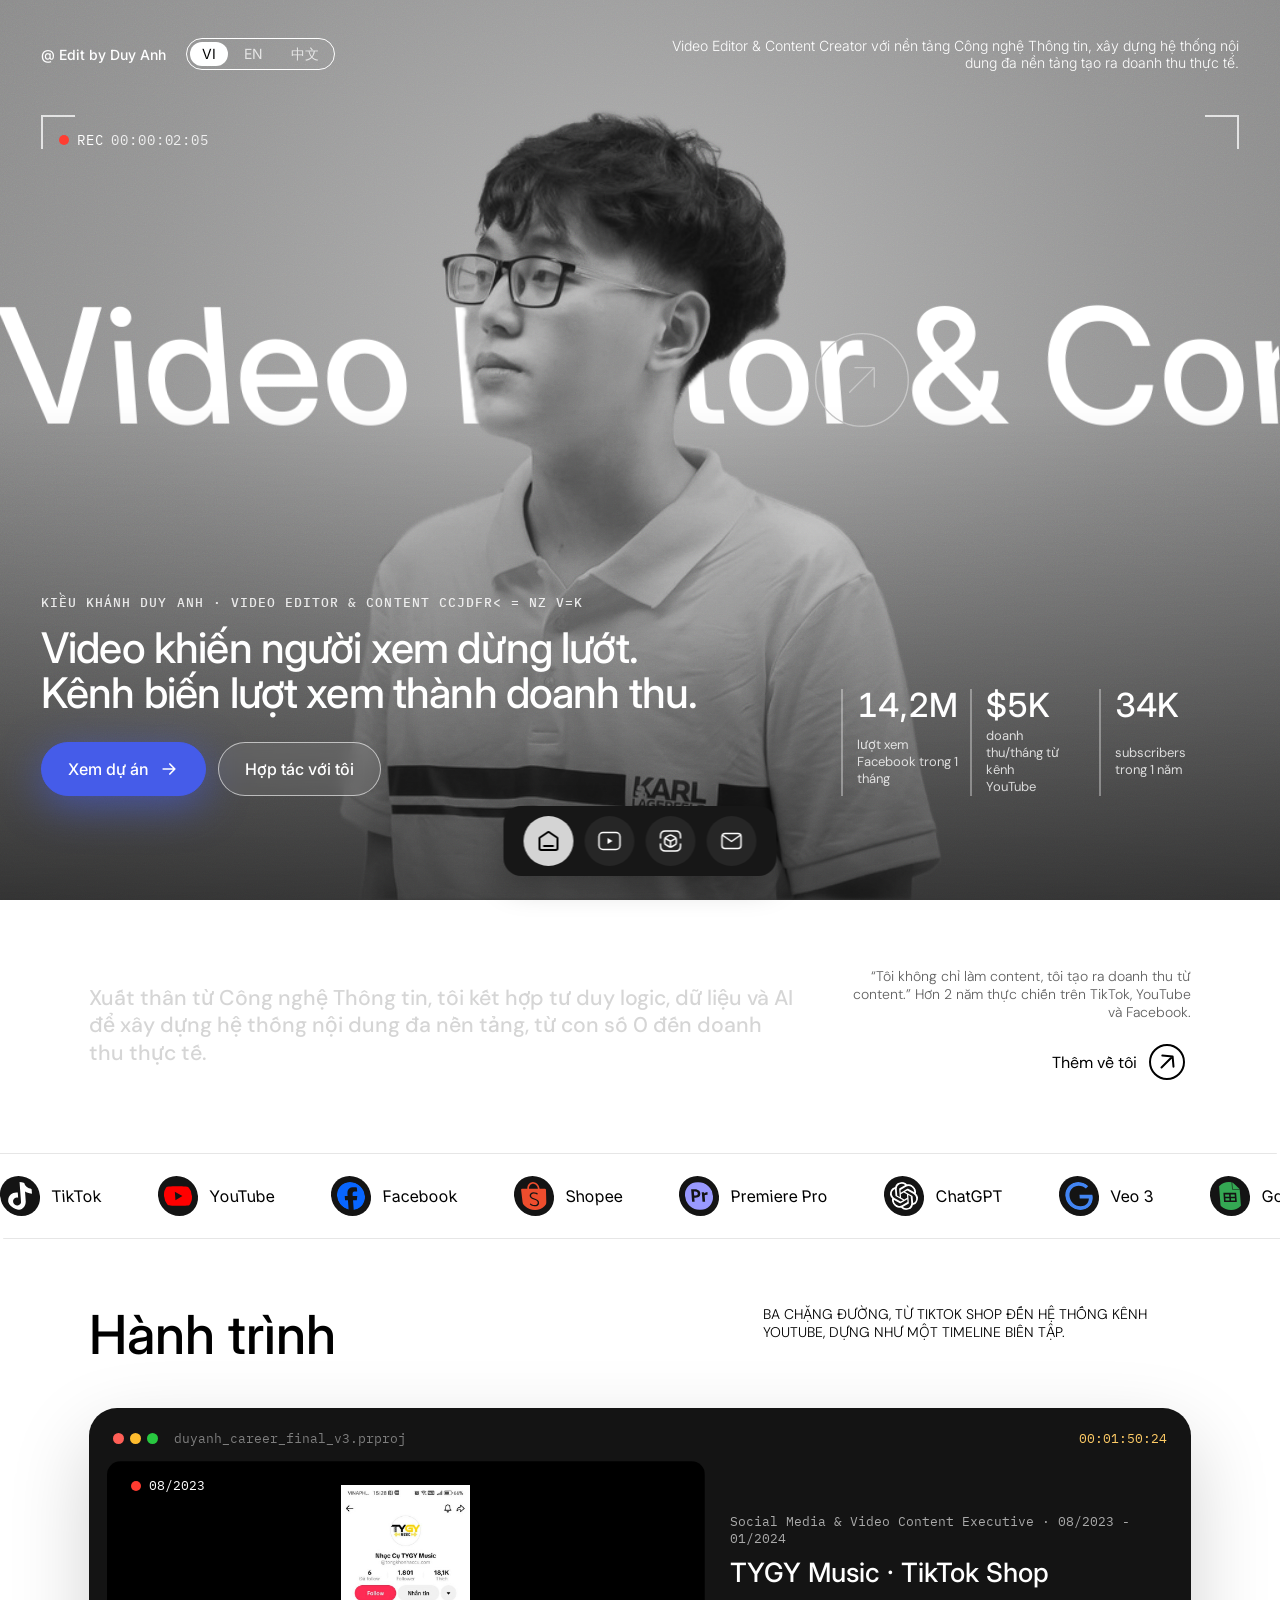
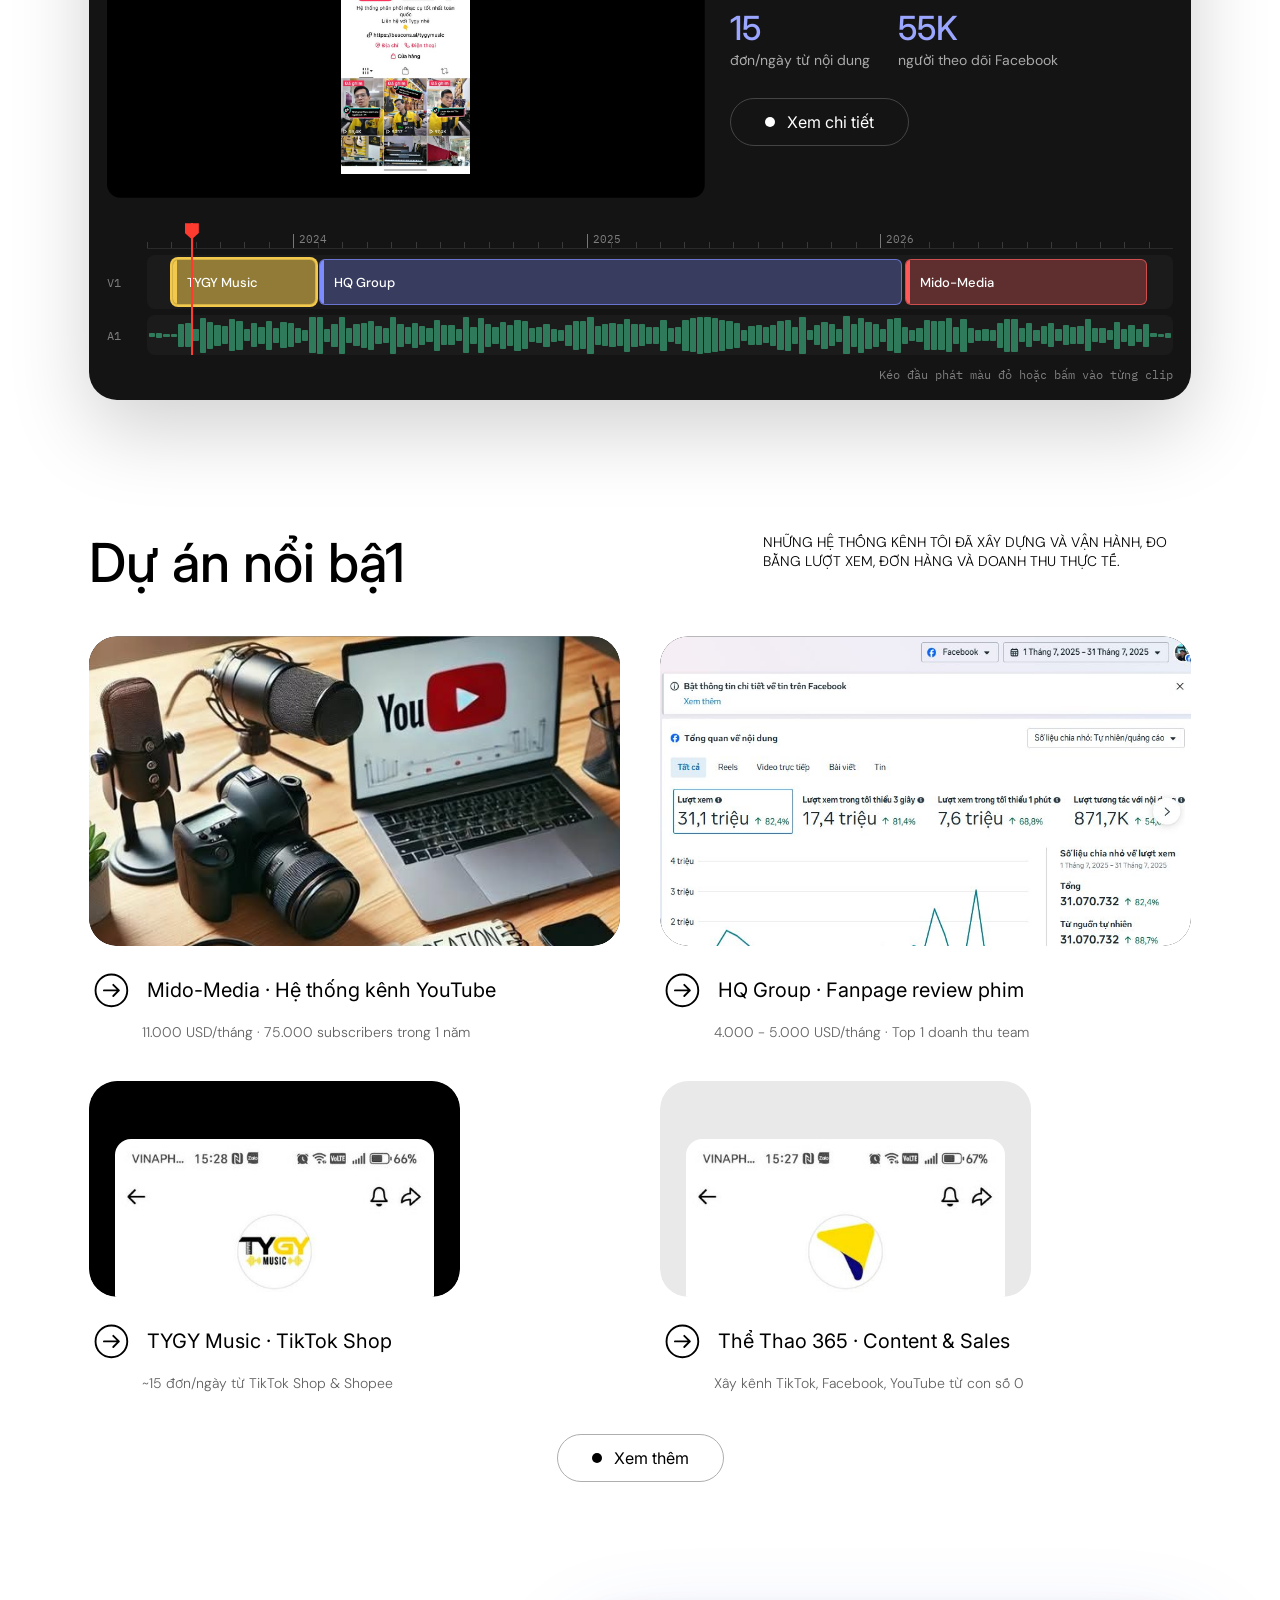
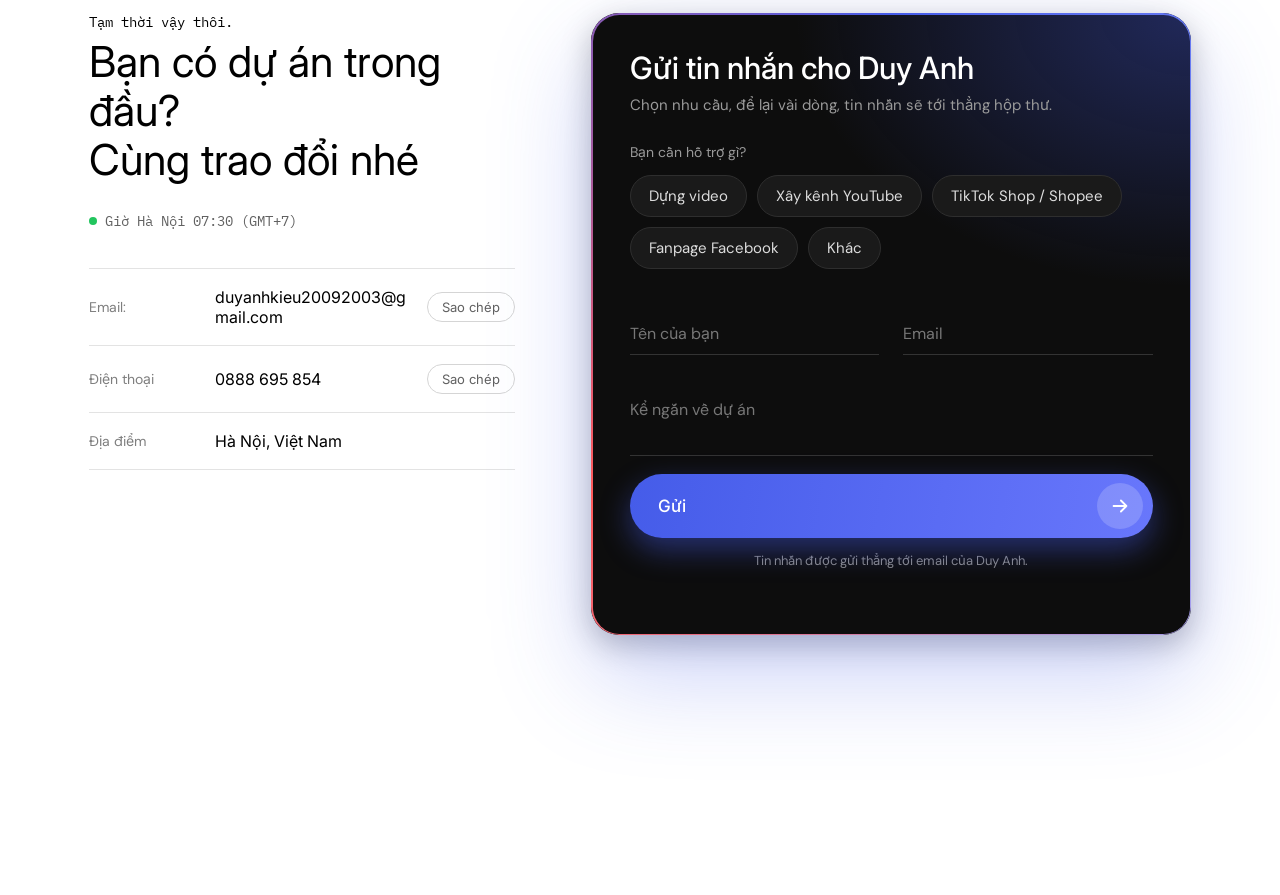
<file: index.html>
<!doctype html>
<html lang="vi">
<head>
  <meta charset="utf-8">
  <meta name="viewport" content="width=device-width, initial-scale=1">
  <title>Kiều Khánh Duy Anh | Video Editor &amp; Content Creator tại Hà Nội</title>
  <meta name="description" content="Kiều Khánh Duy Anh, Video Editor &amp; Content Creator tại Hà Nội. Dựng video ngắn TikTok, YouTube, Facebook và xây hệ thống kênh: 31,1 triệu lượt xem/tháng, <meta name="description" content="1K doanh thu/tháng."description" content="1K doanh thu/tháng.">
  <link rel="canonical" href="https://2kda.github.io/duy-anh-porfolio/">
  <link rel="alternate" hreflang="vi" href="https://2kda.github.io/duy-anh-porfolio/">
  <link rel="alternate" hreflang="en" href="https://2kda.github.io/duy-anh-porfolio/?lang=en">
  <link rel="alternate" hreflang="zh-Hans" href="https://2kda.github.io/duy-anh-porfolio/?lang=zh">
  <link rel="alternate" hreflang="x-default" href="https://2kda.github.io/duy-anh-porfolio/">
  <meta name="author" content="Kiều Khánh Duy Anh">
  <meta name="theme-color" content="#0b0b0b">
  <link rel="icon" href="favicon.svg" type="image/svg+xml">
  <meta property="og:type" content="profile">
  <meta property="og:site_name" content="Kiều Khánh Duy Anh · Portfolio">
  <meta property="og:url" content="https://2kda.github.io/duy-anh-porfolio/">
  <meta property="og:title" content="Kiều Khánh Duy Anh | Video Editor &amp; Content Creator tại Hà Nội">
  <meta property="og:description" content="Kiều Khánh Duy Anh, Video Editor &amp; Content Creator tại Hà Nội. Dựng video ngắn TikTok, YouTube, Facebook và xây hệ thống kênh: 31,1 triệu lượt xem/tháng, <meta property="og:description" content="1K doanh thu/tháng."og:description" content="1K doanh thu/tháng.">
  <meta property="og:image" content="https://2kda.github.io/duy-anh-porfolio/assets/img/og.jpg">
  <meta property="og:image:width" content="1200">
  <meta property="og:image:height" content="630">
  <meta property="og:locale" content="vi_VN">
  <meta property="og:locale:alternate" content="en_US">
  <meta property="og:locale:alternate" content="zh_CN">
  <meta name="twitter:card" content="summary_large_image">
  <link rel="preconnect" href="https://fonts.googleapis.com">
  <link rel="preconnect" href="https://fonts.gstatic.com" crossorigin>
  <link href="https://fonts.googleapis.com/css2?family=DM+Sans:opsz,wght@9..40,300;9..40,400;9..40,500&family=IBM+Plex+Mono&family=Inter:wght@300;400;500&family=Noto+Sans+SC:wght@300;400;500&display=swap" rel="stylesheet">
  <link rel="stylesheet" href="styles.css">
  <script type="application/ld+json">
  {
    "@context": "https://schema.org",
    "@type": "Person",
    "name": "Kiều Khánh Duy Anh",
    "alternateName": "Kieu Khanh Duy Anh",
    "jobTitle": "Video Editor & Content Creator",
    "description": "Video Editor & Content Creator tại Hà Nội: dựng video ngắn TikTok, YouTube, Facebook và xây hệ thống kênh tạo doanh thu.",
    "url": "https://2kda.github.io/duy-anh-porfolio/",
    "image": "https://2kda.github.io/duy-anh-porfolio/assets/img/og.jpg",
    "email": "mailto:duyanhkieu20092003@gmail.com",
    "address": { "@type": "PostalAddress", "addressLocality": "Hà Nội", "addressCountry": "VN" },
    "knowsLanguage": ["vi", "en", "zh"],
    "knowsAbout": ["Video editing", "Short-form video", "TikTok", "YouTube", "Facebook", "Content marketing", "Adobe Premiere Pro", "CapCut", "AI video tools"]
  }
  </script>
</head>
<body data-page="home" id="top">

<!-- Figma: Home / Frame 15, framed like a camera viewfinder -->
<header class="hero">
  <img class="hero__bg" src="assets/img/portrait-cutout.png" alt="Kiều Khánh Duy Anh">
  <div class="topbar" data-partial="topbar"></div>
  <div class="viewfinder" aria-hidden="true"><i></i><i></i><i></i><i></i></div>
  <div class="rec" aria-hidden="true"><span class="rec__dot"></span>REC <span class="rec__tc" data-timecode>00:00:00:00</span></div>
  <a class="hero__arrow" href="projects.html" data-i18n-aria="nav.projects">
    <svg viewBox="0 0 141 141" fill="none"><circle cx="70.5" cy="70.5" r="69.5" stroke="currentColor" stroke-width="2"/><path d="M52 89 89 52M60 52h29v29" stroke="currentColor" stroke-width="2" stroke-linecap="round" stroke-linejoin="round"/></svg>
  </a>
  <div class="marquee" aria-hidden="true">
    <div class="marquee__track">
      <span><span data-i18n="hero.marquee">Video Editor &amp; Content Creator</span><span class="marquee__sep">&nbsp;·&nbsp;</span></span><span><span data-i18n="hero.marquee">Video Editor &amp; Content Creator</span><span class="marquee__sep">&nbsp;·&nbsp;</span></span>
    </div>
  </div>
  <div class="hero__shade" aria-hidden="true"></div>
  <div class="grain" aria-hidden="true"></div>
  <div class="hero__bottom">
  <div class="hero__copy">
    <h1 class="hero__title">
      <span class="hero__kicker mono" data-i18n="hero.kicker" data-scramble>Kiều Khánh Duy Anh · Video Editor &amp; Content Creator · Hà Nội</span>
      <span class="hero__hook" data-i18n="hero.hook" data-split>Video khiến người xem dừng lướt. Kênh biến lượt xem thành doanh thu.</span>
    </h1>
    <div class="hero__ctas">
      <a class="hero__cta hero__cta--main" href="projects.html" data-magnet><span data-i18n="hero.cta.work">Xem dự án</span>
        <svg viewBox="0 0 24 24" fill="none" stroke="currentColor" stroke-width="2" stroke-linecap="round" stroke-linejoin="round" aria-hidden="true"><path d="M5 12h14M13 6l6 6-6 6"/></svg></a>
      <a class="hero__cta" href="#contact" data-magnet><span data-i18n="hero.cta.hire">Hợp tác với tôi</span></a>
    </div>
  </div>
  <ul class="hero__proof">
    <li><strong data-i18n="hero.p1" data-count>31,1M</strong><span data-i18n="hero.p1.l">lượt xem Facebook trong 1 tháng</span></li>
    <li><strong data-i18n="hero.p2" data-count>$11K</strong><span data-i18n="hero.p2.l">doanh thu/tháng từ kênh YouTube</span></li>
    <li><strong data-i18n="hero.p3" data-count>75K</strong><span data-i18n="hero.p3.l">subscribers trong 1 năm</span></li>
  </ul>
  </div>
</header>

<nav class="dock" data-partial="dock"></nav>

<main>
  <!-- Figma: Frame 13. The lead lights up word by word while scrolling. -->
  <section class="section intro" id="about">
    <p class="intro__lead" data-i18n="intro.lead" data-reveal>Xuất thân từ Công nghệ Thông tin, tôi kết hợp tư duy logic, dữ liệu và AI để xây dựng hệ thống nội dung đa nền tảng, từ con số 0 đến doanh thu thực tế.</p>
    <div class="intro__side">
      <p class="intro__note" data-i18n="intro.note">“Tôi không chỉ làm content, tôi tạo ra doanh thu từ content.” Hơn 2 năm thực chiến trên TikTok, YouTube và Facebook.</p>
      <a class="link-arrow" href="skills.html"><span data-i18n="intro.more">Thêm về tôi</span>
        <svg class="icon-circle" viewBox="0 0 48 48" fill="none"><circle cx="24" cy="24" r="17" stroke="currentColor" stroke-width="2"/><path d="M18.5 29.5 29.5 18.5m-10.2-1 10.3.9.9 10.3" stroke="currentColor" stroke-width="2" stroke-linecap="round" stroke-linejoin="round"/></svg>
      </a>
    </div>
  </section>

  <!-- Platforms and tools ticker -->
  <div class="ticker" aria-hidden="true"><div class="ticker__track" data-ticker></div></div>

  <!-- Career timeline styled as an editing timeline -->
  <section class="section journey" id="journey">
    <div class="section-head">
      <h2 class="display" data-i18n="tl.title">Hành trình</h2>
      <p class="caps-note" data-i18n="tl.note">Ba chặng đường, từ TikTok Shop đến hệ thống kênh YouTube, dựng như một timeline biên tập.</p>
    </div>

    <div class="editor">
      <div class="editor__bar">
        <span class="editor__dots"><i></i><i></i><i></i></span>
        <span class="mono editor__file">duyanh_career_final_v3.prproj</span>
        <span class="mono editor__tc" data-tl-tc>00:00:00:00</span>
      </div>

      <div class="monitor">
        <div class="monitor__screen" data-tl-screen>
          <img data-tl-img alt="">
          <div class="monitor__hud"><span class="rec__dot"></span><span data-tl-date></span></div>
        </div>
        <div class="monitor__info">
          <p class="mono monitor__role" data-tl-role></p>
          <h3 class="monitor__title" data-tl-title></h3>
          <ul class="monitor__stats" data-tl-stats></ul>
          <button type="button" class="btn-pill btn-pill--light" data-tl-open><span class="dot"></span><span data-i18n="tl.open">Xem chi tiết</span></button>
        </div>
      </div>

      <div class="tl" data-tl>
        <div class="tl__labels"><span></span><span>V1</span><span>A1</span></div>
        <div class="tl__area" data-tl-area>
          <div class="tl__ruler" data-tl-ruler></div>
          <div class="tl__lane" data-tl-clips></div>
          <div class="tl__lane tl__lane--audio" data-tl-wave></div>
          <div class="tl__head" data-tl-head tabindex="0" role="slider" aria-valuemin="0" data-i18n-aria="tl.hint"></div>
        </div>
      </div>
      <p class="mono editor__hint" data-i18n="tl.hint">Kéo đầu phát màu đỏ hoặc bấm vào từng clip</p>
    </div>
  </section>

  <!-- Figma: Frame 18 (Impressive Works + Projects Grid) -->
  <section class="section works" id="works">
    <div class="section-head">
      <h2 class="display" data-i18n="works.title">Dự án nổi bật</h2>
      <p class="caps-note" data-i18n="works.note">Những hệ thống kênh tôi đã xây dựng và vận hành, đo bằng lượt xem, đơn hàng và doanh thu thực tế.</p>
    </div>
    <div class="works__grid" data-works></div>
    <a class="btn-pill" href="projects.html"><span class="dot"></span><span data-i18n="works.explore">Xem thêm</span></a>
  </section>

  <!-- Figma: Frame 26 -->
  <section class="section contact" id="contact" data-partial="contact"></section>
</main>

<div class="cursor" aria-hidden="true"><span data-i18n="cursor.view">Xem</span></div>
<dialog class="lightbox" data-partial="lightbox"></dialog>

<script src="i18n.js"></script>
<script src="main.js"></script>
<script src="anim.js"></script>
<script src="home.js"></script>
</body>
</html>
</file>
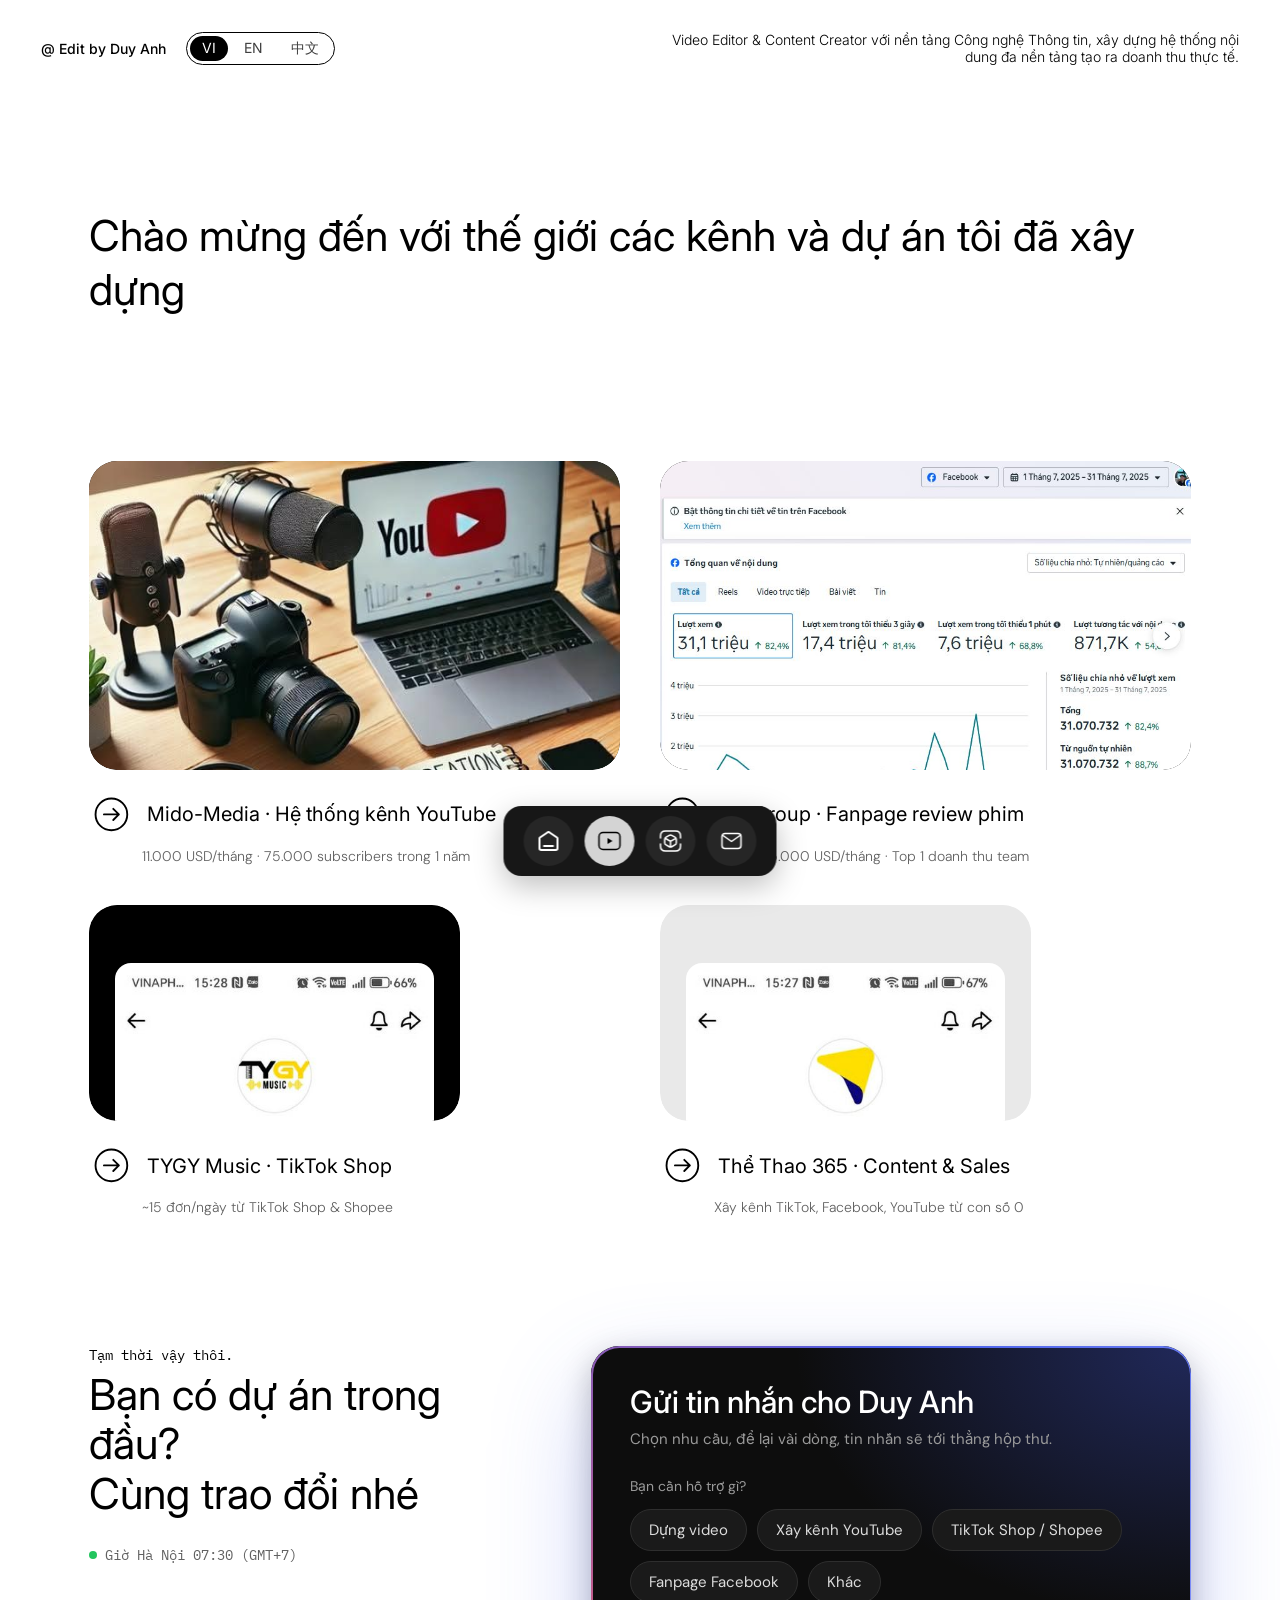
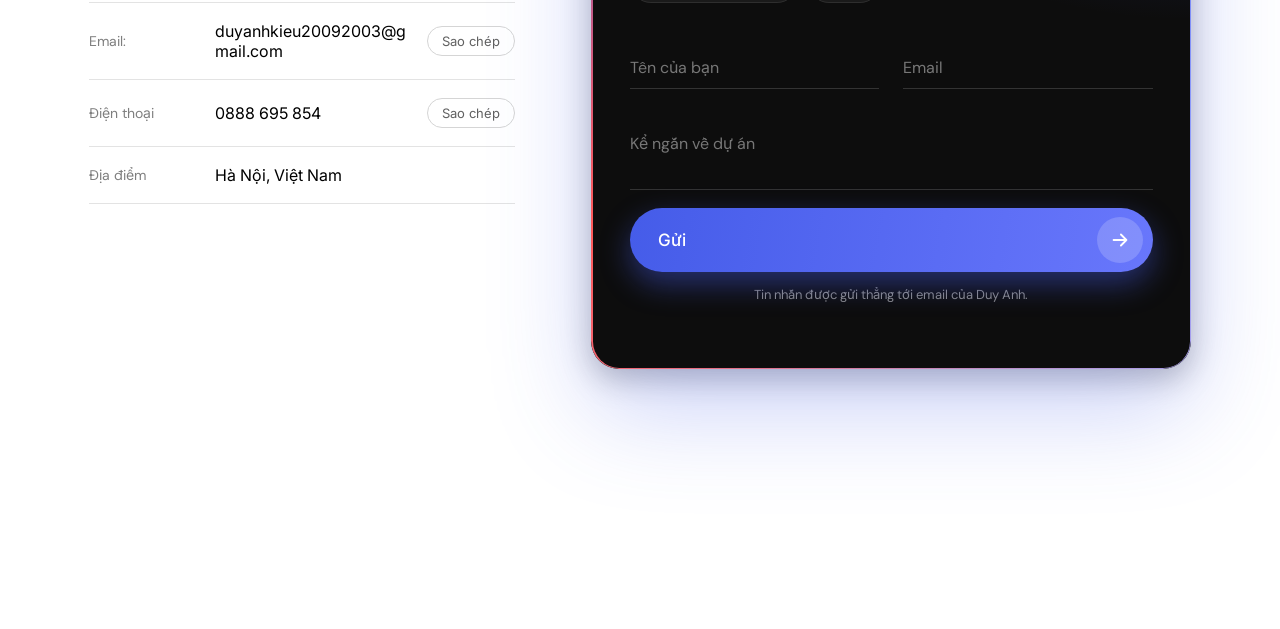
<file: projects.html>
<!doctype html>
<html lang="vi">
<head>
  <meta charset="utf-8">
  <meta name="viewport" content="width=device-width, initial-scale=1">
  <title>Dự án video &amp; kênh | Kiều Khánh Duy Anh, Video Editor Hà Nội</title>
  <meta name="description" content="Các kênh TikTok, YouTube, Facebook do Kiều Khánh Duy Anh xây dựng và dựng video, kèm số liệu lượt xem, subscribers và doanh thu có bằng chứng.">
  <link rel="canonical" href="https://2kda.github.io/duy-anh-porfolio/projects.html">
  <link rel="alternate" hreflang="vi" href="https://2kda.github.io/duy-anh-porfolio/projects.html">
  <link rel="alternate" hreflang="en" href="https://2kda.github.io/duy-anh-porfolio/projects.html?lang=en">
  <link rel="alternate" hreflang="zh-Hans" href="https://2kda.github.io/duy-anh-porfolio/projects.html?lang=zh">
  <link rel="alternate" hreflang="x-default" href="https://2kda.github.io/duy-anh-porfolio/projects.html">
  <meta name="author" content="Kiều Khánh Duy Anh">
  <meta name="theme-color" content="#0b0b0b">
  <link rel="icon" href="favicon.svg" type="image/svg+xml">
  <meta property="og:type" content="profile">
  <meta property="og:site_name" content="Kiều Khánh Duy Anh · Portfolio">
  <meta property="og:url" content="https://2kda.github.io/duy-anh-porfolio/projects.html">
  <meta property="og:title" content="Dự án video &amp; kênh | Kiều Khánh Duy Anh, Video Editor Hà Nội">
  <meta property="og:description" content="Các kênh TikTok, YouTube, Facebook do Kiều Khánh Duy Anh xây dựng và dựng video, kèm số liệu lượt xem, subscribers và doanh thu có bằng chứng.">
  <meta property="og:image" content="https://2kda.github.io/duy-anh-porfolio/assets/img/og.jpg">
  <meta property="og:image:width" content="1200">
  <meta property="og:image:height" content="630">
  <meta property="og:locale" content="vi_VN">
  <meta property="og:locale:alternate" content="en_US">
  <meta property="og:locale:alternate" content="zh_CN">
  <meta name="twitter:card" content="summary_large_image">
  <link rel="preconnect" href="https://fonts.googleapis.com">
  <link rel="preconnect" href="https://fonts.gstatic.com" crossorigin>
  <link href="https://fonts.googleapis.com/css2?family=DM+Sans:opsz,wght@9..40,300;9..40,400;9..40,500&family=IBM+Plex+Mono&family=Inter:wght@300;400;500&family=Noto+Sans+SC:wght@300;400;500&display=swap" rel="stylesheet">
  <link rel="stylesheet" href="styles.css">
</head>
<body data-page="projects" data-title="meta.title.projects" data-desc="meta.desc.projects" id="top">

<!-- Figma: Projects / Frame 16 + Frame 14 -->
<div class="topbar topbar--page topbar--light" data-partial="topbar"></div>

<main>
  <section class="section projects">
    <h1 class="projects__title" data-i18n="projects.title">Chào mừng đến với thế giới các kênh và dự án tôi đã xây dựng</h1>
    <div class="works__grid" data-works></div>
  </section>

  <!-- Figma: Projects / Frame 28 -->
  <section class="section contact" id="contact" data-partial="contact"></section>
</main>

<nav class="dock" data-partial="dock"></nav>
<dialog class="lightbox" data-partial="lightbox"></dialog>

<script src="i18n.js"></script>
<script src="main.js"></script>
<script src="anim.js"></script>
</body>
</html>
</file>
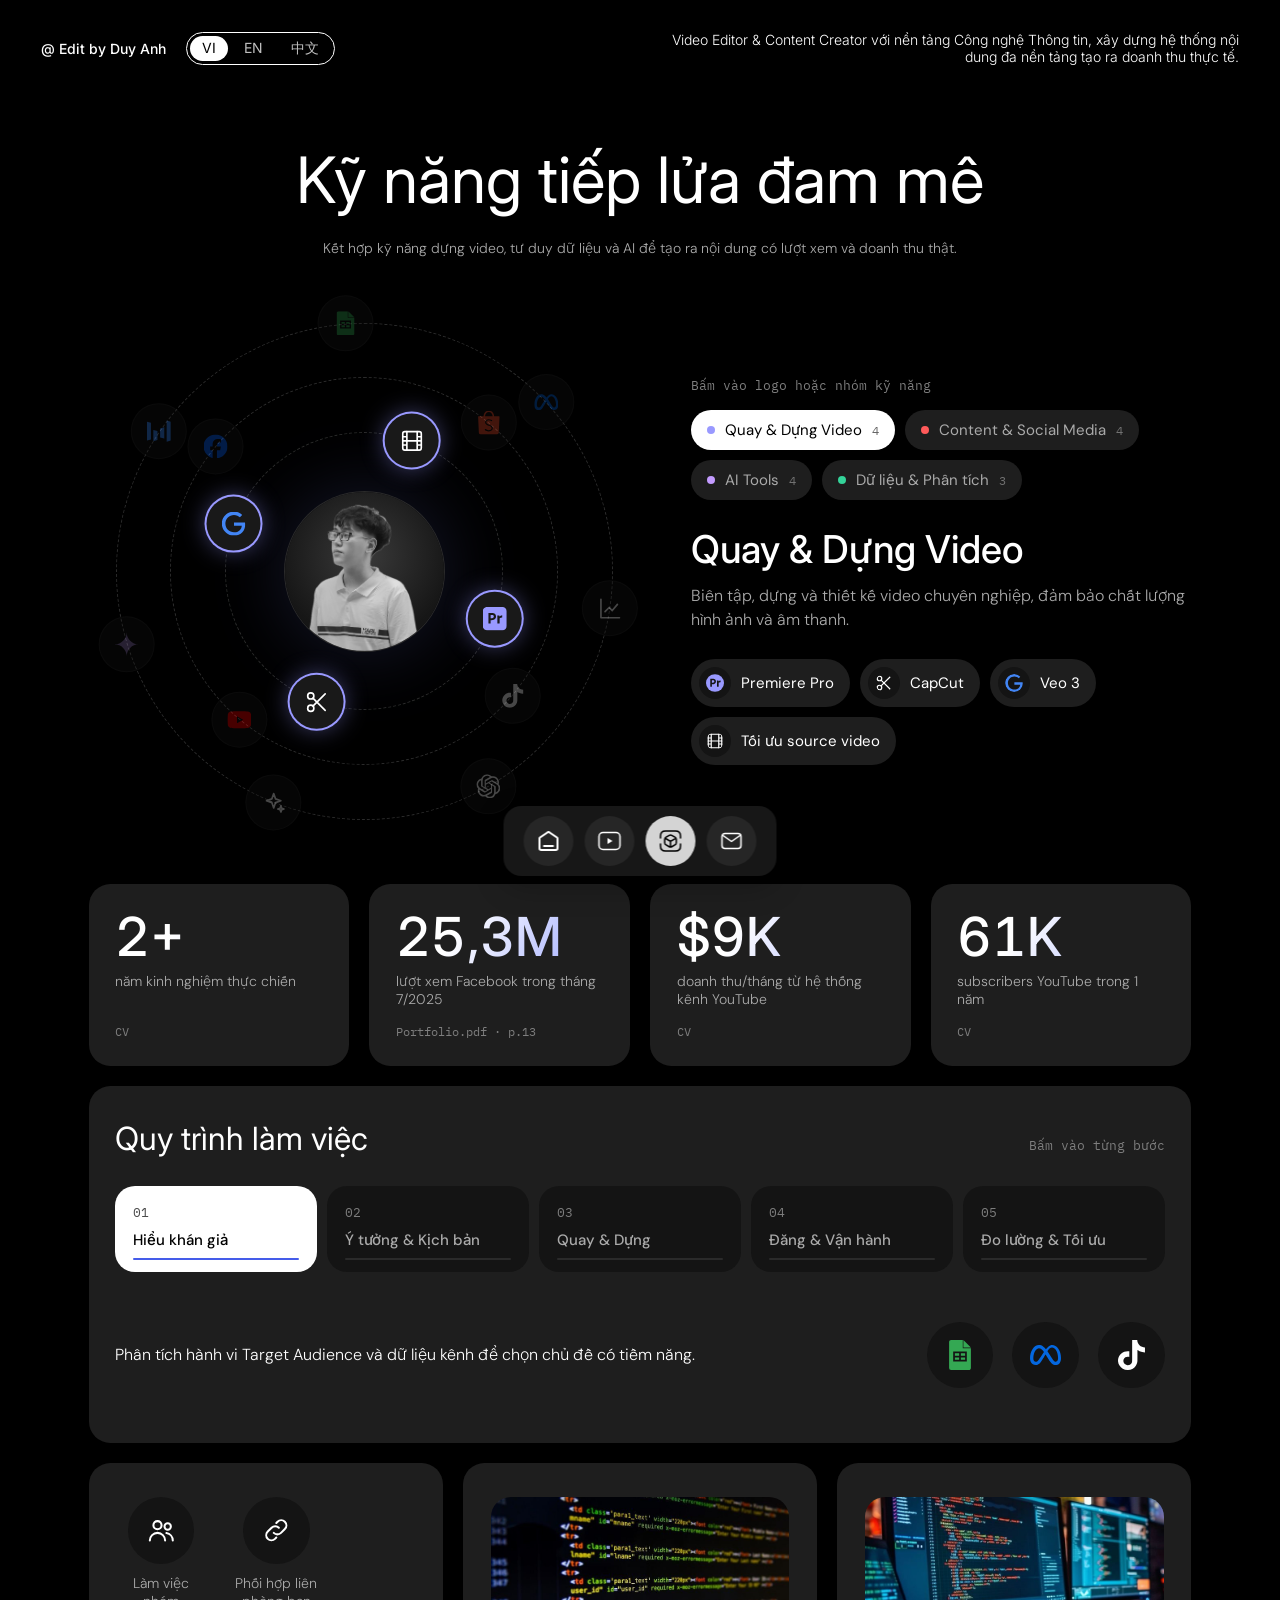
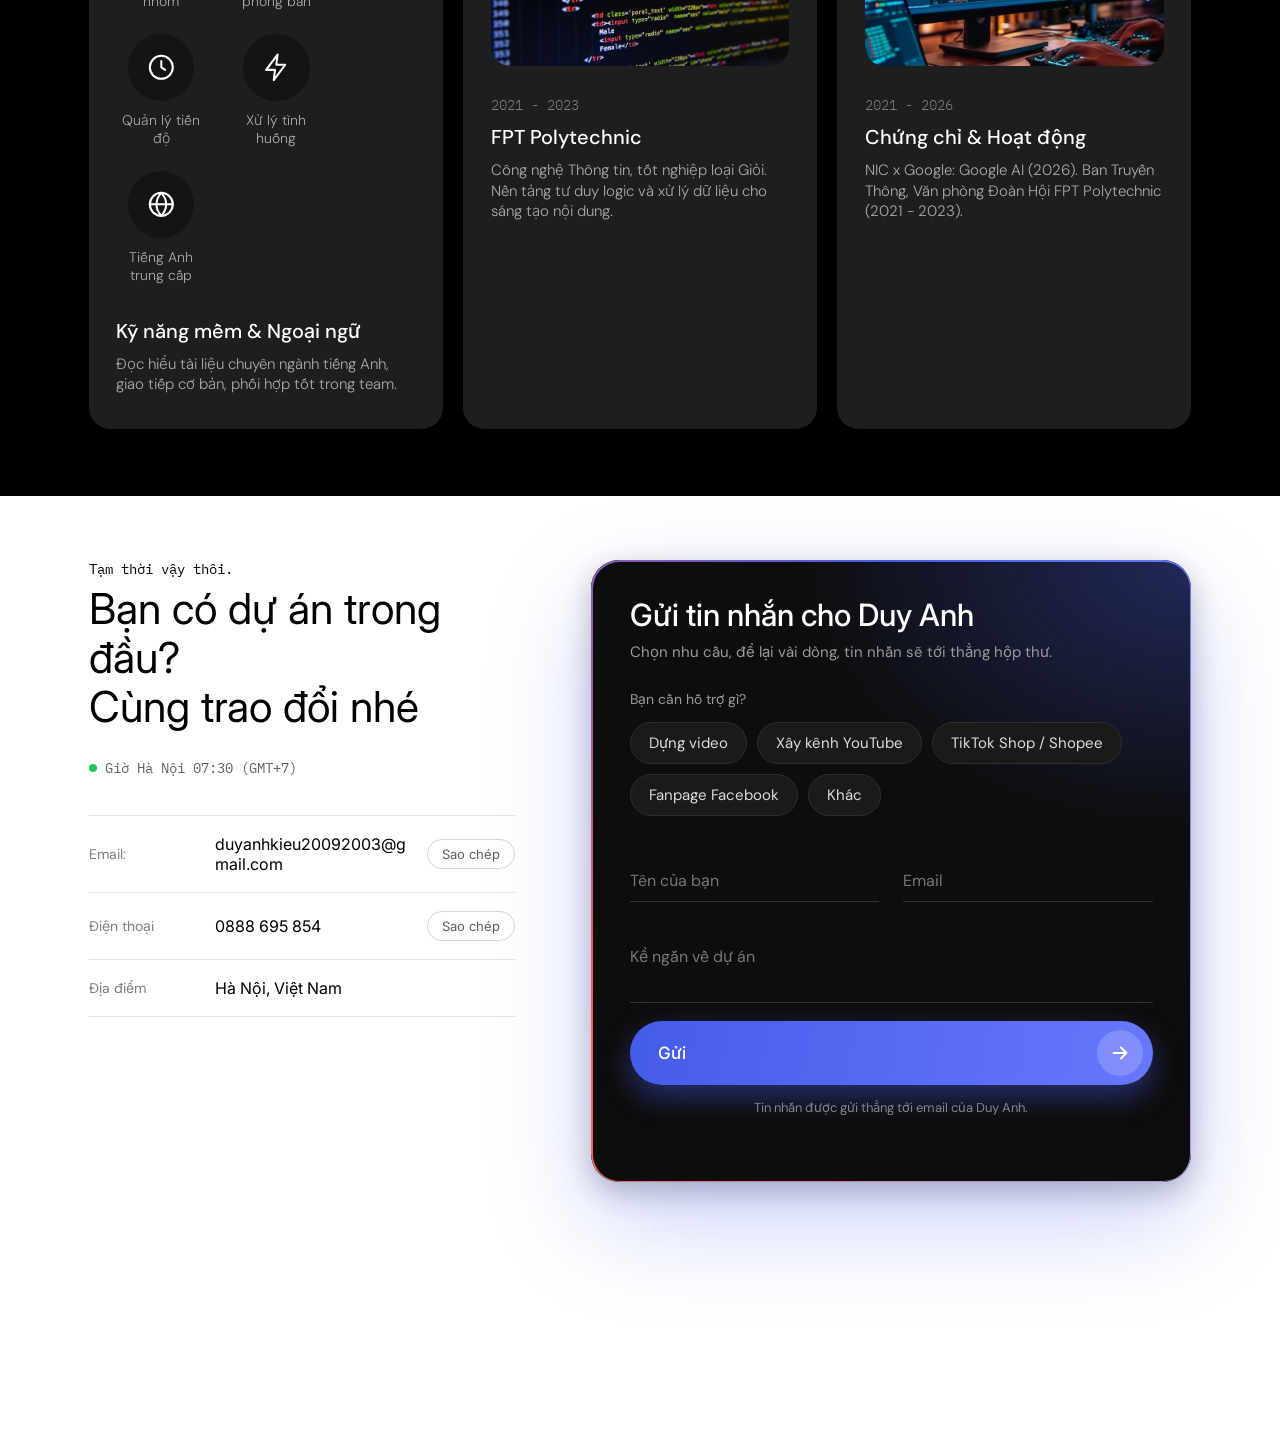
<file: skills.html>
<!doctype html>
<html lang="vi">
<head>
  <meta charset="utf-8">
  <meta name="viewport" content="width=device-width, initial-scale=1">
  <title>Kỹ năng dựng video, content &amp; AI | Kiều Khánh Duy Anh</title>
  <meta name="description" content="Premiere Pro, CapCut, content đa nền tảng, phân tích kênh và AI (ChatGPT, Gemini, Veo 3) trong quy trình sản xuất video của Kiều Khánh Duy Anh.">
  <link rel="canonical" href="https://2kda.github.io/duy-anh-porfolio/skills.html">
  <link rel="alternate" hreflang="vi" href="https://2kda.github.io/duy-anh-porfolio/skills.html">
  <link rel="alternate" hreflang="en" href="https://2kda.github.io/duy-anh-porfolio/skills.html?lang=en">
  <link rel="alternate" hreflang="zh-Hans" href="https://2kda.github.io/duy-anh-porfolio/skills.html?lang=zh">
  <link rel="alternate" hreflang="x-default" href="https://2kda.github.io/duy-anh-porfolio/skills.html">
  <meta name="author" content="Kiều Khánh Duy Anh">
  <meta name="theme-color" content="#0b0b0b">
  <link rel="icon" href="favicon.svg" type="image/svg+xml">
  <meta property="og:type" content="profile">
  <meta property="og:site_name" content="Kiều Khánh Duy Anh · Portfolio">
  <meta property="og:url" content="https://2kda.github.io/duy-anh-porfolio/skills.html">
  <meta property="og:title" content="Kỹ năng dựng video, content &amp; AI | Kiều Khánh Duy Anh">
  <meta property="og:description" content="Premiere Pro, CapCut, content đa nền tảng, phân tích kênh và AI (ChatGPT, Gemini, Veo 3) trong quy trình sản xuất video của Kiều Khánh Duy Anh.">
  <meta property="og:image" content="https://2kda.github.io/duy-anh-porfolio/assets/img/og.jpg">
  <meta property="og:image:width" content="1200">
  <meta property="og:image:height" content="630">
  <meta property="og:locale" content="vi_VN">
  <meta property="og:locale:alternate" content="en_US">
  <meta property="og:locale:alternate" content="zh_CN">
  <meta name="twitter:card" content="summary_large_image">
  <link rel="preconnect" href="https://fonts.googleapis.com">
  <link rel="preconnect" href="https://fonts.gstatic.com" crossorigin>
  <link href="https://fonts.googleapis.com/css2?family=DM+Sans:opsz,wght@9..40,300;9..40,400;9..40,500&family=IBM+Plex+Mono&family=Inter:wght@300;400;500&family=Noto+Sans+SC:wght@300;400;500&display=swap" rel="stylesheet">
  <link rel="stylesheet" href="styles.css">
</head>
<body data-page="skills" data-title="meta.title.skills" data-desc="meta.desc.skills" id="top">

<!-- Figma: Skills / Frame 26 (dark) -->
<main class="skills">
  <div class="topbar topbar--page" data-partial="topbar"></div>
  <div class="skills__inner">
    <h1 class="skills__title" data-i18n="skills.title">Kỹ năng tiếp lửa đam mê</h1>
    <p class="skills__lead" data-i18n="skills.lead">Kết hợp kỹ năng dựng video, tư duy dữ liệu và AI để tạo ra nội dung có lượt xem và doanh thu thật.</p>


    <!-- Tools orbiting the portrait, grouped by skill (rings) -->
    <section class="orbit-wrap" data-orbit-wrap>
      <div class="orbit" data-orbit>
        <div class="orbit__core"><img src="assets/img/portrait-cutout.png" alt="Kiều Khánh Duy Anh"></div>
      </div>
      <div class="orbit-panel">
        <p class="mono orbit-panel__hint" data-i18n="orbit.hint">Bấm vào logo hoặc nhóm kỹ năng</p>
        <div class="orbit-tabs" role="tablist" data-orbit-tabs></div>
        <div class="orbit-detail" aria-live="polite" data-orbit-detail></div>
      </div>
    </section>

    <!-- Key numbers, count up when scrolled into view -->
    <ul class="stats" data-stats>
      <li class="stat" data-stat="years"><strong class="stat__num">0</strong><span class="stat__label" data-i18n="stat.years">năm kinh nghiệm thực chiến</span><span class="stat__src">CV</span></li>
      <li class="stat" data-stat="views"><strong class="stat__num">0</strong><span class="stat__label" data-i18n="stat.views">lượt xem Facebook trong tháng 7/2025</span><span class="stat__src">Portfolio.pdf · p.13</span></li>
      <li class="stat" data-stat="revenue"><strong class="stat__num">0</strong><span class="stat__label" data-i18n="stat.revenue">doanh thu/tháng từ hệ thống kênh YouTube</span><span class="stat__src">CV</span></li>
      <li class="stat" data-stat="subs"><strong class="stat__num">0</strong><span class="stat__label" data-i18n="stat.subs">subscribers YouTube trong 1 năm</span><span class="stat__src">CV</span></li>
    </ul>

    <!-- Interactive workflow -->
    <section class="flow" data-flow>
      <div class="flow__head">
        <h2 class="flow__title" data-i18n="flow.title">Quy trình làm việc</h2>
        <p class="flow__hint mono" data-i18n="flow.hint">Bấm vào từng bước</p>
      </div>
      <div class="flow__steps" role="tablist"></div>
      <div class="flow__panel" role="tabpanel" aria-live="polite"></div>
    </section>

    <div class="bento bento--end">
      <article class="skill-card" data-spot>
        <ul class="soft">
          <li><span class="tile" data-icon="team"></span><span data-i18n="skill.soft.p1">Làm việc nhóm</span></li>
          <li><span class="tile" data-icon="link"></span><span data-i18n="skill.soft.p2">Phối hợp liên phòng ban</span></li>
          <li><span class="tile" data-icon="clock"></span><span data-i18n="skill.soft.p3">Quản lý tiến độ</span></li>
          <li><span class="tile" data-icon="bolt"></span><span data-i18n="skill.soft.p4">Xử lý tình huống</span></li>
          <li><span class="tile" data-icon="globe"></span><span data-i18n="skill.soft.p5">Tiếng Anh trung cấp</span></li>
        </ul>
        <h2 data-i18n="skill.soft.title">Kỹ năng mềm &amp; Ngoại ngữ</h2>
        <p data-i18n="skill.soft.desc">Đọc hiểu tài liệu chuyên ngành tiếng Anh, giao tiếp cơ bản, phối hợp tốt trong team.</p>
      </article>
      <article class="skill-card skill-card--media" id="education" data-spot>
        <img src="assets/img/edu-it.jpg" alt="">
        <p class="mono">2021 - 2023</p>
        <h2 data-i18n="skill.edu.title">FPT Polytechnic</h2>
        <p data-i18n="skill.edu.desc">Công nghệ Thông tin, tốt nghiệp loại Giỏi. Nền tảng tư duy logic và xử lý dữ liệu cho sáng tạo nội dung.</p>
      </article>
      <article class="skill-card skill-card--media" data-spot>
        <img src="assets/img/about.jpg" alt="">
        <p class="mono">2021 - 2026</p>
        <h2 data-i18n="skill.cert.title">Chứng chỉ &amp; Hoạt động</h2>
        <p data-i18n="skill.cert.desc">NIC x Google: Google AI (2026). Ban Truyền Thông, Văn phòng Đoàn Hội FPT Polytechnic (2021 - 2023).</p>
      </article>
    </div>
  </div>
</main>

<nav class="dock" data-partial="dock"></nav>

<!-- Figma: Skills / Frame 29 -->
<section class="section contact" id="contact" data-partial="contact"></section>
<dialog class="lightbox" data-partial="lightbox"></dialog>

<script src="i18n.js"></script>
<script src="main.js"></script>
<script src="anim.js"></script>
<script src="skills.js"></script>
</body>
</html>
</file>
<file: styles.css>
/* Design tokens taken from the Figma "Portfolio (Community)" file.
   Figma canvas is 1920px wide; sizes scale with the viewport and clamp on small screens. */
:root {
  --c-black: #000;
  --c-white: #fff;
  --c-text-muted: #616161;
  --c-label: #7e7e7e;
  --c-border: #aeaeae;
  --c-dock: #171717;
  --c-dock-btn: #262626;
  --c-dock-active: #d4d4d4;
  --c-card-dark: #1e1e1e;
  --c-pill-dark: #141414;
  --c-card-text: #aaa;
  --c-accent: #455ce9;

  --f-display: "Inter", system-ui, sans-serif;
  --f-body: "DM Sans", "Inter", system-ui, sans-serif;
  --f-mono: "IBM Plex Mono", ui-monospace, monospace;

  --gutter: clamp(16px, 6.93vw, 133px);   /* 133 / 1920 */
  --section-y: clamp(56px, 5.2vw, 100px); /* 100 / 1920 */
  --r-card: clamp(20px, 2.19vw, 42px);    /* 42 / 1920 */
  --r-skill: clamp(20px, 1.67vw, 32px);
  --r-pill: 200px;

  --fs-display: clamp(32px, 4.2vw, 80px);
  --fs-lead: clamp(18px, 1.67vw, 32px);
  --fs-note: clamp(14px, 1.04vw, 20px);
  --fs-work: clamp(18px, 1.56vw, 30px);
  --fs-contact: clamp(28px, 3.33vw, 64px);
}

*, *::before, *::after { box-sizing: border-box; }
html { scroll-behavior: smooth; overflow-x: clip; }
body {
  margin: 0;
  background: var(--c-white);
  color: var(--c-black);
  font-family: var(--f-body);
  -webkit-font-smoothing: antialiased;
  overflow-x: hidden;
}
img { display: block; max-width: 100%; }
a { color: inherit; text-decoration: none; }
button { font: inherit; color: inherit; background: none; border: 0; padding: 0; cursor: pointer; text-align: left; }
h1, h2, h3, p, ul, ol, dl, dd { margin: 0; }
ul, ol { padding: 0; list-style: none; }
.sr-only { position: absolute; width: 1px; height: 1px; overflow: hidden; clip: rect(0 0 0 0); white-space: nowrap; }
.mono { font-family: var(--f-mono); font-size: clamp(14px, 1.04vw, 20px); }

.section { padding: var(--section-y) var(--gutter); }
.section-head {
  display: flex; justify-content: space-between; align-items: flex-start; gap: 32px;
  margin-bottom: clamp(32px, 3.44vw, 66px);
}
.display { font-family: var(--f-display); font-weight: 500; font-size: var(--fs-display); line-height: 1.1; }
.caps-note {
  font-weight: 300; font-size: var(--fs-note); text-transform: uppercase;
  max-width: 428px; line-height: 1.3;
}
.icon-circle { width: 48px; height: 48px; flex: none; }

/* ---------- Hero ---------- */
.hero {
  position: relative; height: min(100svh, 972px); min-height: 560px;
  overflow: hidden; color: var(--c-white);
  background: radial-gradient(ellipse at 50% 35%, #b4b4b4 0%, #959595 55%, #848484 100%);
}
/* Background-removed grayscale portrait, anchored to the bottom like the Figma hero. */
.hero__bg {
  position: absolute; left: 50%; bottom: 0; transform: translateX(-50%);
  height: 88%; width: auto; max-width: none;
}
.topbar {
  position: relative; z-index: 2;
  display: flex; justify-content: space-between; gap: 24px;
  padding: 37px clamp(16px, 3.2vw, 61px) 0;
  font-family: var(--f-display); font-size: clamp(14px, 1.04vw, 20px);
  color: var(--c-white);
}
.topbar--page { padding-top: clamp(24px, 2.45vw, 47px); }
.topbar--light { color: var(--c-black); }
.topbar__left { display: flex; align-items: center; gap: 20px; flex-wrap: wrap; }
.topbar__brand { font-weight: 500; white-space: nowrap; }
.lang { display: flex; gap: 4px; padding: 3px; border-radius: var(--r-pill); border: 1px solid currentColor; }
.lang button {
  padding: 4px 12px; border-radius: var(--r-pill); font-size: 14px; line-height: 1.2;
  opacity: .75; transition: background .2s, color .2s, opacity .2s;
}
.lang button:hover { opacity: 1; }
.lang button[aria-pressed="true"] { opacity: 1; background: var(--c-white); color: var(--c-black); }
.topbar--light .lang button[aria-pressed="true"] { background: var(--c-black); color: var(--c-white); }
.topbar__tagline { font-weight: 300; text-align: right; max-width: 600px; }
.hero__arrow {
  position: absolute; z-index: 2; left: 63.7%; top: 37%;
  width: clamp(72px, 7.34vw, 141px); color: #c6c6c6; transition: transform .3s, color .3s;
}
.hero__arrow:hover { transform: rotate(45deg); color: var(--c-white); }
.marquee {
  position: absolute; z-index: 1; left: 0; right: 0; top: 48.8%;
  overflow: hidden; pointer-events: none;
}
.marquee__track {
  display: flex; width: max-content; animation: marquee 28s linear infinite;
  font-family: var(--f-display); font-weight: 500;
  font-size: clamp(64px, 12.5vw, 240px); line-height: 1.2; white-space: nowrap;
}
@keyframes marquee { to { transform: translateX(-50%); } }

/* ---------- Dock ---------- */
body { padding-bottom: 110px; }
.dock {
  position: fixed; z-index: 50; left: 50%; bottom: 24px; transform: translateX(-50%);
  display: flex; gap: 11px; padding: 10px 20px;
  background: var(--c-dock); border-radius: 18px;
  box-shadow: 0 10px 30px rgba(0,0,0,.25);
}
.dock__btn {
  width: 50px; height: 50px; border-radius: 31px; flex: none;
  display: grid; place-items: center;
  background: var(--c-dock-btn); color: var(--c-white);
  transition: background .2s, color .2s, transform .2s;
}
.dock__btn svg { width: 24px; height: 24px; }
.dock__btn:hover { transform: translateY(-3px); }
.dock__btn.is-active { background: var(--c-dock-active); color: var(--c-black); }

/* ---------- Intro ---------- */
.intro {
  display: flex; justify-content: space-between; align-items: center; gap: 48px;
  padding-top: var(--section-y); padding-bottom: 0;
}
.intro__lead { font-weight: 500; font-size: var(--fs-lead); line-height: 1.3; max-width: 1015px; }
.intro__side { max-width: 487px; display: flex; flex-direction: column; align-items: flex-end; gap: 17px; }
.intro__note { font-weight: 300; font-size: var(--fs-note); color: var(--c-text-muted); text-align: right; line-height: 1.3; }
.link-arrow {
  display: inline-flex; align-items: center; gap: 6px;
  font-size: clamp(16px, 1.25vw, 24px);
}
.link-arrow:hover .icon-circle { transform: rotate(45deg); }
.link-arrow .icon-circle { transition: transform .3s; }

/* ---------- Works ---------- */
.works__grid { display: grid; grid-template-columns: 1fr 1fr; gap: 40px; }
.work { display: flex; flex-direction: column; gap: 22px; min-width: 0; }
.work__media {
  display: grid; place-items: center; aspect-ratio: 807 / 470;
  border-radius: var(--r-card); overflow: hidden; background: var(--c-black);
}
.work__media img { width: 100%; height: 100%; object-fit: cover; transition: transform .6s; }
.work:hover .work__media img { transform: scale(1.04); }
.work__media--phone img { width: auto; height: 86%; object-fit: contain; border-radius: 16px; }
.work__media--light { background: #e9e9e9; }
.work__title {
  display: flex; align-items: center; gap: 13px;
  font-family: var(--f-display); font-size: var(--fs-work);
}
.work__title .icon-circle { width: clamp(36px, 3.5vw, 68px); height: auto; transition: transform .3s; }
.work:hover .work__title .icon-circle { transform: rotate(-45deg); }
.work__meta { margin-top: -12px; color: var(--c-text-muted); font-weight: 300; font-size: var(--fs-note); padding-left: clamp(49px, 4.2vw, 81px); }

.btn-pill {
  display: flex; align-items: center; gap: 12px; width: max-content;
  margin: clamp(40px, 3.3vw, 66px) auto 0; padding: 13px 34px;
  border: 1px solid var(--c-border); border-radius: 37px;
  font-family: var(--f-display); font-size: clamp(16px, 1.04vw, 20px);
  transition: background .2s, color .2s;
}
.btn-pill .dot { width: 10px; height: 10px; border-radius: 26px; background: currentColor; }
.btn-pill:hover { background: var(--c-black); color: var(--c-white); }

/* ---------- Hero viewfinder ---------- */
.viewfinder { position: absolute; z-index: 1; inset: clamp(90px, 9vw, 130px) clamp(16px, 3.2vw, 61px) clamp(110px, 10vw, 130px); pointer-events: none; }
.viewfinder i { position: absolute; width: 34px; height: 34px; border: 0 solid rgba(255,255,255,.75); }
.viewfinder i:nth-child(1) { top: 0; left: 0; border-top-width: 2px; border-left-width: 2px; }
.viewfinder i:nth-child(2) { top: 0; right: 0; border-top-width: 2px; border-right-width: 2px; }
.viewfinder i:nth-child(3) { bottom: 0; left: 0; border-bottom-width: 2px; border-left-width: 2px; }
.viewfinder i:nth-child(4) { bottom: 0; right: 0; border-bottom-width: 2px; border-right-width: 2px; }
.rec {
  position: absolute; z-index: 2; left: calc(clamp(16px, 3.2vw, 61px) + 18px); top: calc(clamp(90px, 9vw, 130px) + 16px);
  display: flex; align-items: center; gap: 8px; font-family: var(--f-mono); font-size: 14px; letter-spacing: .06em;
}
.rec__tc { font-variant-numeric: tabular-nums; opacity: .85; }
.rec__dot { width: 10px; height: 10px; border-radius: 50%; background: #ff3b30; animation: blink 1.2s steps(2, start) infinite; }
@keyframes blink { to { visibility: hidden; } }

/* ---------- Intro word reveal ---------- */
.intro__lead .w { opacity: .16; transition: opacity .35s; }
.intro__lead .w.on { opacity: 1; }

/* ---------- Ticker ---------- */
.ticker { margin-top: var(--section-y); padding: 22px 0; border-block: 1px solid #e6e6e6; overflow: hidden; }
.ticker__track { display: flex; gap: 56px; width: max-content; animation: marquee 40s linear infinite; }
.ticker:hover .ticker__track { animation-play-state: paused; }
.ticker__item { display: flex; align-items: center; gap: 12px; font-family: var(--f-display); font-size: clamp(16px, 1.25vw, 24px); white-space: nowrap; }
.ticker__item img { width: 28px; height: 28px; padding: 6px; border-radius: 50%; background: var(--c-pill-dark); box-sizing: content-box; }

/* ---------- Career timeline (editing UI) ---------- */
.editor { background: #141414; color: var(--c-white); border-radius: var(--r-card); padding: clamp(14px, 1.4vw, 24px); box-shadow: 0 30px 80px rgba(0,0,0,.18); }
.editor__bar { display: flex; align-items: center; gap: 16px; padding: 4px 6px 14px; color: var(--c-label); }
.editor__bar .mono { font-size: 13px; }
.editor__file { flex: 1; min-width: 0; overflow: hidden; text-overflow: ellipsis; white-space: nowrap; }
.editor__tc { color: #ffcc66; font-variant-numeric: tabular-nums; }
.editor__dots { display: flex; gap: 6px; }
.editor__dots i { width: 11px; height: 11px; border-radius: 50%; background: #3a3a3a; }
.editor__dots i:nth-child(1) { background: #ff5f57; } .editor__dots i:nth-child(2) { background: #febc2e; } .editor__dots i:nth-child(3) { background: #28c840; }
.monitor { display: grid; grid-template-columns: 1.35fr 1fr; gap: clamp(16px, 2vw, 40px); align-items: center; }
.monitor__screen { position: relative; aspect-ratio: 16 / 9; border-radius: 14px; overflow: hidden; background: #000; }
.monitor__screen img { width: 100%; height: 100%; object-fit: cover; }
.monitor__screen.is-phone img { object-fit: contain; padding: 4% 0; }
.monitor__screen.is-cut { animation: cut .5s ease; }
@keyframes cut { 0% { filter: brightness(2.2) contrast(1.2); } 100% { filter: none; } }
.monitor__hud { position: absolute; left: 14px; top: 12px; display: flex; align-items: center; gap: 8px; padding: 4px 10px; border-radius: 8px; background: rgba(0,0,0,.55); font-family: var(--f-mono); font-size: 13px; }
.monitor__role { color: var(--c-card-text); font-size: 13px; }
.monitor__title { margin-top: 10px; font-family: var(--f-display); font-weight: 500; font-size: clamp(22px, 2.08vw, 40px); line-height: 1.15; }
.monitor__stats { display: flex; flex-wrap: wrap; gap: 28px; margin: 24px 0 28px; }
.monitor__stats strong { display: block; font-family: var(--f-display); font-weight: 500; font-size: clamp(28px, 2.6vw, 50px); line-height: 1; color: #9aa6ff; }
.monitor__stats span { display: block; margin-top: 6px; max-width: 180px; font-size: 14px; color: var(--c-card-text); line-height: 1.3; }
.btn-pill--light { margin: 0; color: var(--c-white); border-color: #444; }
.btn-pill--light:hover { background: var(--c-white); color: var(--c-black); }

.tl { display: grid; grid-template-columns: 40px minmax(0, 1fr); margin-top: clamp(18px, 2vw, 32px); user-select: none; }
.tl__labels { display: grid; grid-template-rows: 26px 54px 40px; gap: 6px; font-family: var(--f-mono); font-size: 12px; color: var(--c-label); }
.tl__labels span { display: flex; align-items: center; }
.tl__area { position: relative; display: grid; grid-template-rows: 26px 54px 40px; gap: 6px; cursor: ew-resize; touch-action: none; }
.tl__ruler { position: relative; border-bottom: 1px solid #2a2a2a; }
.tick { position: absolute; bottom: 0; width: 1px; height: 6px; background: #3a3a3a; }
.tick--major { height: 14px; background: #777; font-family: var(--f-mono); font-size: 11px; color: var(--c-label); text-indent: 6px; line-height: 1; }
.tl__lane { position: relative; background: #1b1b1b; border-radius: 8px; }
.clip {
  position: absolute; top: 4px; bottom: 4px; margin-left: 1px; border-radius: 6px; overflow: hidden;
  background: color-mix(in srgb, var(--clip) 30%, #1b1b1b); border: 1px solid color-mix(in srgb, var(--clip) 70%, transparent);
  color: var(--c-white); text-align: left; padding: 0 10px; transition: background .2s, box-shadow .2s;
}
.clip::before { content: ""; position: absolute; left: 0; top: 0; bottom: 0; width: 4px; background: var(--clip); }
.clip.is-active { background: color-mix(in srgb, var(--clip) 55%, #1b1b1b); box-shadow: 0 0 0 2px var(--clip); }
.clip__name { display: block; padding-left: 4px; font-size: 13px; font-weight: 500; white-space: nowrap; overflow: hidden; text-overflow: ellipsis; }
.tl__lane--audio { display: flex; align-items: center; gap: 1px; padding: 0 2px; overflow: hidden; }
.tl__lane--audio i { flex: 1; min-width: 0; border-radius: 1px; background: #2f7a5a; }
.tl__head { position: absolute; top: 0; bottom: 0; width: 2px; margin-left: -1px; background: #ff3b30; outline: none; }
.tl__head::before { content: ""; position: absolute; top: 0; left: 50%; width: 14px; height: 16px; transform: translateX(-50%); background: #ff3b30; clip-path: polygon(0 0, 100% 0, 100% 60%, 50% 100%, 0 60%); }
.tl__head:focus-visible::before { box-shadow: 0 0 0 3px #fff; }
.editor__hint { margin-top: 12px; font-size: 12px; color: var(--c-label); text-align: right; }

/* ---------- Custom cursor on project cards ---------- */
.cursor { position: fixed; z-index: 70; left: 0; top: 0; pointer-events: none; }
.cursor span {
  position: absolute; left: -45px; top: -45px; width: 90px; height: 90px; border-radius: 50%;
  display: grid; place-items: center; background: var(--c-accent); color: var(--c-white);
  font-family: var(--f-display); font-size: 15px; transform: scale(0); transition: transform .25s;
}
.cursor.is-on span { transform: scale(1); }
.works .work { cursor: none; }
@media (pointer: coarse) { .cursor { display: none; } .works .work { cursor: pointer; } }

/* ---------- Shared animations (anim.js) ---------- */
.reveal { opacity: 0; translate: 0 48px; transition: opacity .9s cubic-bezier(.2, .7, .2, 1) var(--d, 0ms), translate .9s cubic-bezier(.2, .7, .2, 1) var(--d, 0ms); }
.reveal.in { opacity: 1; translate: 0 0; }
.work__media { transition: transform .25s ease-out; transform-style: preserve-3d; }
.hero__bg { animation: hero-in 1.4s cubic-bezier(.2, .7, .2, 1) backwards; }
@keyframes hero-in { from { opacity: 0; scale: 1.08; } to { opacity: 1; } }
.hero .topbar { animation: drop-in .9s .3s cubic-bezier(.2, .7, .2, 1) both; }
@keyframes drop-in { from { opacity: 0; translate: 0 -20px; } to { opacity: 1; translate: 0 0; } }
.marquee__track { animation: marquee 28s linear infinite, fade-in 1.2s .4s both; }
@keyframes fade-in { from { opacity: 0; } to { opacity: 1; } }
.dock { animation: dock-in .8s .6s cubic-bezier(.3, 1.4, .5, 1) both; }
@keyframes dock-in { from { opacity: 0; translate: 0 40px; } to { opacity: 1; translate: 0 0; } }
.dock__btn { transition: background .2s, color .2s, scale .15s ease-out, translate .15s ease-out; }
.dock__btn:hover { transform: none; }

/* Film-leader intro */
.leader {
  position: fixed; inset: 0; z-index: 100; display: grid; place-content: center; justify-items: center; gap: 28px;
  background: #0b0b0b; color: var(--c-white);
  transition: clip-path .7s cubic-bezier(.7, 0, .2, 1); clip-path: inset(0 0 0 0);
}
.leader.is-out { clip-path: inset(0 0 100% 0); }
.leader__ring {
  position: relative; width: 180px; aspect-ratio: 1; border-radius: 50%; display: grid; place-items: center;
  border: 2px solid #3a3a3a; box-shadow: inset 0 0 0 14px #141414;
}
.leader__ring::before, .leader__ring::after { content: ""; position: absolute; background: #3a3a3a; }
.leader__ring::before { left: 50%; top: -30px; bottom: -30px; width: 1px; }
.leader__ring::after { top: 50%; left: -30px; right: -30px; height: 1px; }
.leader__sweep {
  position: absolute; inset: 0; border-radius: 50%;
  background: conic-gradient(rgba(154, 166, 255, .45) var(--sweep, 0deg), transparent 0);
  animation: leader-sweep .38s linear 3;
}
@property --sweep { syntax: "<angle>"; initial-value: 0deg; inherits: false; }
@keyframes leader-sweep { to { --sweep: 360deg; } }
.leader__num { position: relative; font-family: var(--f-display); font-weight: 500; font-size: 88px; line-height: 1; }
.leader__tc { font-family: var(--f-mono); font-size: 13px; letter-spacing: .1em; color: var(--c-label); }

/* ---------- Hero copy, proof and cinematic layers ---------- */
.hero__bg { z-index: 1; }
.marquee { z-index: 0; top: 30%; }
.hero__shade { position: absolute; inset: 0; z-index: 2; pointer-events: none; background: linear-gradient(to top, rgba(0,0,0,.62) 0%, rgba(0,0,0,.25) 32%, transparent 55%); }
.grain {
  position: absolute; inset: -50%; z-index: 2; pointer-events: none; opacity: .14; mix-blend-mode: overlay;
  background-image: url("data:image/svg+xml,%3Csvg xmlns='http://www.w3.org/2000/svg' width='160' height='160'%3E%3Cfilter id='n'%3E%3CfeTurbulence type='fractalNoise' baseFrequency='.9' numOctaves='2' stitchTiles='stitch'/%3E%3C/filter%3E%3Crect width='100%25' height='100%25' filter='url(%23n)'/%3E%3C/svg%3E");
  animation: grain .5s steps(4) infinite;
}
@keyframes grain { 0% { translate: 0 0; } 25% { translate: -4% 3%; } 50% { translate: 3% -5%; } 75% { translate: -2% -2%; } 100% { translate: 5% 2%; } }
.hero__bottom {
  position: absolute; z-index: 3; left: clamp(16px, 3.2vw, 61px); right: calc(clamp(16px, 3.2vw, 61px) + 48px); bottom: clamp(104px, 8vw, 130px);
  display: flex; justify-content: space-between; align-items: flex-end; gap: 32px;
}
.hero__copy { max-width: 780px; }
/* Bottom viewfinder corners collide with the CTAs and proof numbers. */
.viewfinder i:nth-child(n+3) { display: none; }
.hero__title { display: grid; gap: 14px; font-weight: 500; }
.hero__kicker { font-size: 13px; letter-spacing: .08em; text-transform: uppercase; opacity: .85; }
.hero__hook { font-family: var(--f-display); font-size: clamp(28px, 3.3vw, 62px); line-height: 1.08; letter-spacing: -.02em; text-wrap: balance; }
.sw { display: inline-block; overflow: hidden; vertical-align: top; padding: .18em 0 .1em; margin: -.18em 0 -.1em; }
.sw__i { display: inline-block; translate: 0 110%; rotate: 6deg; transition: translate .9s cubic-bezier(.2, .8, .2, 1) calc(var(--i) * 45ms), rotate .9s cubic-bezier(.2, .8, .2, 1) calc(var(--i) * 45ms); }
.is-in .sw__i { translate: 0 0; rotate: 0deg; }
.hero__hook.glitch { animation: glitch .32s steps(2) 1; }
@keyframes glitch {
  0% { text-shadow: 4px 0 #ff2d55, -4px 0 #00e5ff; transform: skewX(-8deg); }
  50% { text-shadow: -3px 0 #ff2d55, 3px 0 #00e5ff; transform: skewX(6deg) translateX(4px); }
  100% { text-shadow: none; transform: none; }
}
.hero__ctas { display: flex; flex-wrap: wrap; gap: 12px; margin-top: 26px; opacity: 0; translate: 0 20px; transition: opacity .8s .5s, translate .8s .5s cubic-bezier(.2, .8, .2, 1); }
.is-in .hero__ctas, .is-in .hero__proof li { opacity: 1; translate: 0 0; }
.hero__cta {
  display: inline-flex; align-items: center; gap: 10px; height: 54px; padding: 0 26px; border-radius: var(--r-pill);
  border: 1px solid rgba(255,255,255,.6); color: var(--c-white); font-family: var(--f-display); font-size: 16px; font-weight: 500;
  backdrop-filter: blur(8px); background: rgba(255,255,255,.08); transition: background .25s, color .25s, translate .2s ease-out;
}
.hero__cta svg { width: 20px; height: 20px; transition: transform .25s; }
.hero__cta:hover { background: var(--c-white); color: var(--c-black); }
.hero__cta:hover svg { transform: translateX(4px); }
.hero__cta--main { background: var(--c-accent); border-color: var(--c-accent); box-shadow: 0 10px 40px rgba(69,92,233,.55); }
.hero__cta--main:hover { background: var(--c-white); border-color: var(--c-white); }
.hero__proof { display: flex; gap: clamp(20px, 2.6vw, 48px); }
.hero__proof li { display: grid; gap: 6px; min-width: 0; padding-left: 14px; border-left: 2px solid rgba(255,255,255,.35); opacity: 0; translate: 0 24px; transition: opacity .8s, translate .8s cubic-bezier(.2, .8, .2, 1); }
.hero__proof li:nth-child(1) { transition-delay: .7s; } .hero__proof li:nth-child(2) { transition-delay: .85s; } .hero__proof li:nth-child(3) { transition-delay: 1s; }
.hero__proof strong { font-family: var(--f-display); font-weight: 500; font-size: clamp(28px, 2.6vw, 50px); line-height: 1; font-variant-numeric: tabular-nums; }
.hero__proof span { max-width: 150px; font-size: 13px; line-height: 1.3; opacity: .8; }

/* ---------- Wow layer: scroll progress, image wipes, page cut ---------- */
.progress { position: fixed; z-index: 60; left: 0; top: 0; right: 0; height: 3px; transform-origin: 0 50%; scale: 0 1; background: linear-gradient(90deg, #ff3b30, var(--c-accent)); pointer-events: none; }
.work.reveal .work__media { clip-path: inset(0 0 100% 0 round var(--r-card)); transition: clip-path 1.2s cubic-bezier(.7, 0, .2, 1) calc(var(--d, 0ms) + 100ms), transform .25s ease-out; }
.work.reveal .work__media img { scale: 1.3; transition: scale 1.6s cubic-bezier(.2, .8, .2, 1) calc(var(--d, 0ms) + 100ms), transform .6s; }
.work.reveal.in .work__media { clip-path: inset(0 0 0 0 round var(--r-card)); }
.work.reveal.in .work__media img { scale: 1; }
.editor.reveal .monitor__screen { clip-path: inset(0 100% 0 0); transition: clip-path 1.1s cubic-bezier(.7, 0, .2, 1) .35s; }
.editor.reveal.in .monitor__screen { clip-path: inset(0 0 0 0); }
.scr { font-variant-ligatures: none; }
.cutfx { position: fixed; inset: 0; z-index: 90; pointer-events: none; }
.cutfx::before, .cutfx::after { content: ""; position: absolute; left: 0; right: 0; height: 50.5%; background: #0b0b0b; transition: scale .5s cubic-bezier(.7, 0, .2, 1); }
.cutfx::before { top: 0; transform-origin: top; scale: 1 0; }
.cutfx::after { bottom: 0; transform-origin: bottom; scale: 1 0; }
.cutfx.is-closed::before, .cutfx.is-closed::after { scale: 1 1; }
.cutfx.is-closed { pointer-events: auto; }

/* ---------- Projects page (Figma: Projects / Headre) ---------- */
.projects { padding-top: 0; }
.projects__title {
  font-family: var(--f-display); font-weight: 400; font-size: var(--fs-contact); line-height: 1.25;
  max-width: 1078px; margin: clamp(80px, 11.25vw, 216px) 0 clamp(96px, 11.3vw, 216px);
}

/* ---------- Skills page (dark) ---------- */
.skills { background: var(--c-black); color: var(--c-white); padding-bottom: var(--section-y); overflow: hidden; }
.skills__inner { max-width: calc(1654px + 2 * var(--gutter)); margin: 0 auto; padding: 0 var(--gutter); }
.skills__title {
  font-family: var(--f-display); font-weight: 400; text-align: center;
  font-size: clamp(34px, 5vw, 96px); line-height: 1.2;
  max-width: 1212px; margin: clamp(40px, 6vw, 120px) auto 20px;
}
.skills__lead {
  max-width: 640px; margin: 0 auto clamp(48px, 5vw, 96px); text-align: center;
  font-weight: 300; font-size: var(--fs-note); color: var(--c-card-text); line-height: 1.4;
}

/* Orbit of tools */
.orbit-wrap { display: grid; grid-template-columns: minmax(0, 1.1fr) minmax(0, 1fr); gap: clamp(32px, 4vw, 80px); align-items: center; margin-bottom: clamp(48px, 5vw, 96px); }
.orbit { position: relative; width: min(calc(100% - clamp(46px, 4.2vw, 72px)), 680px); aspect-ratio: 1; margin: 0 auto; }
.orbit__core {
  position: absolute; inset: 34%; border-radius: 50%; overflow: hidden;
  background: radial-gradient(circle at 50% 40%, #3a3a3a, #161616 70%);
  box-shadow: 0 0 0 1px #2a2a2a, 0 0 80px rgba(125, 140, 255, .18);
}
.orbit__core img { position: absolute; left: 50%; bottom: 0; height: 92%; width: auto; max-width: none; transform: translateX(-50%); }
/* Rings overlap, so only the tiles take clicks. */
.ring {
  position: absolute; border-radius: 50%; border: 1px dashed #2c2c2c;
  animation: spin var(--dur) linear infinite; pointer-events: none;
}
.ring--1 { inset: 22%; } .ring--2 { inset: 11%; } .ring--3 { inset: 0; }
@keyframes spin { to { transform: rotate(360deg); } }
.orbit:hover .ring, .orbit:hover .ring .tile { animation-play-state: paused; }
.otile {
  position: absolute; left: 50%; top: 50%; width: 0; height: 0;
  transform: rotate(var(--a)) translateX(var(--r, 200px)) rotate(calc(-1 * var(--a)));
}
.otile .tile {
  position: absolute; left: 0; top: 0; width: clamp(46px, 4.2vw, 72px); translate: -50% -50%;
  animation: spin var(--dur) linear infinite reverse; box-shadow: 0 0 0 1px #262626;
  transition: opacity .3s, box-shadow .3s, background .3s;
}
.otile .tile { pointer-events: auto; cursor: pointer; transition: opacity .3s, box-shadow .3s, background .3s, scale .3s cubic-bezier(.3, 1.6, .5, 1); }
.otile .tile:hover { transform: none; scale: 1.18; }
.otile.is-pop .tile { scale: 1.3; }
/* Halo behind each tile: pulses for the selected group, bursts on click */
.otile__halo {
  position: absolute; left: 0; top: 0; width: clamp(46px, 4.2vw, 72px); aspect-ratio: 1; translate: -50% -50%;
  border-radius: 50%; border: 2px solid var(--c); opacity: 0; pointer-events: none;
}
.otile:not(.is-dim) .otile__halo { animation: halo 2.4s ease-out infinite; }
.otile.is-pop .otile__halo { animation: burst .7s ease-out; }
@keyframes halo { 0% { opacity: .55; scale: 1; } 100% { opacity: 0; scale: 1.7; } }
@keyframes burst { 0% { opacity: .9; scale: 1; } 100% { opacity: 0; scale: 2.4; } }
.otile.is-dim .tile { opacity: .28; }
.otile:not(.is-dim) .tile { box-shadow: 0 0 0 2px var(--c), 0 0 24px color-mix(in srgb, var(--c) 45%, transparent); background: #191919; }
.orbit-panel__hint { color: var(--c-label); font-size: 13px; margin-bottom: 16px; }
.orbit-tabs { display: flex; flex-wrap: wrap; gap: 10px; margin-bottom: 28px; }
.orbit-tab {
  display: inline-flex; align-items: center; gap: 10px; padding: 10px 16px; border-radius: var(--r-pill);
  background: var(--c-card-dark); color: var(--c-card-text); font-size: 15px; transition: background .2s, color .2s;
}
.orbit-tab:hover { color: var(--c-white); }
.orbit-tab[aria-selected="true"] { background: var(--c-white); color: var(--c-black); }
.orbit-tab__dot { width: 8px; height: 8px; border-radius: 50%; background: var(--c); }
.orbit-tab__count { font-family: var(--f-mono); font-size: 12px; opacity: .6; }
.orbit-detail__title { font-family: var(--f-display); font-weight: 500; font-size: clamp(28px, 3vw, 56px); line-height: 1.1; }
.orbit-detail__desc { margin-top: 14px; max-width: 520px; font-weight: 300; font-size: clamp(16px, 1.15vw, 22px); color: var(--c-card-text); line-height: 1.45; }
.orbit-detail__tools { display: flex; flex-wrap: wrap; gap: 10px; margin-top: 28px; }
.orbit-detail__tools li { display: flex; align-items: center; gap: 10px; padding: 8px 16px 8px 8px; border-radius: var(--r-pill); background: var(--c-card-dark); font-size: 15px; }
.orbit-detail__tools img, .orbit-detail__tools svg { width: 32px; height: 32px; padding: 7px; border-radius: 50%; background: var(--c-pill-dark); box-sizing: border-box; }
.orbit-detail.is-in { animation: fadeUp .45s ease both; }

/* Stats strip */
.stats { display: grid; grid-template-columns: repeat(4, 1fr); gap: 20px; margin-bottom: 20px; }
.stat {
  background: var(--c-card-dark); border-radius: var(--r-skill);
  padding: clamp(24px, 2.08vw, 40px); display: flex; flex-direction: column; gap: 8px;
}
.stat__num {
  font-family: var(--f-display); font-weight: 500; line-height: 1;
  font-size: clamp(40px, 4.2vw, 80px); font-variant-numeric: tabular-nums;
  background: linear-gradient(120deg, #fff 30%, #9aa6ff); -webkit-background-clip: text; background-clip: text; color: transparent;
}
.stat__label { font-weight: 300; font-size: clamp(14px, .94vw, 18px); color: var(--c-card-text); line-height: 1.3; }
.stat { min-width: 0; }
.stat__src { margin-top: auto; padding-top: 8px; font-family: var(--f-mono); font-size: 12px; color: var(--c-label); }

/* Bento of skill cards */
.bento { display: grid; grid-template-columns: repeat(3, 1fr); gap: 20px; }
.bento--end { margin-top: 20px; }
.skill-card--wide { grid-column: span 2; }
.skill-card {
  position: relative; overflow: hidden; isolation: isolate;
  background: var(--c-card-dark); border-radius: var(--r-skill);
  padding: clamp(28px, 2.6vw, 50px) clamp(24px, 2.08vw, 40px);
  display: flex; flex-direction: column; gap: 10px;
  border: 1px solid transparent; transition: border-color .3s, transform .3s;
}
/* Spotlight that follows the cursor (set by skills.js) */
.skill-card::before {
  content: ""; position: absolute; inset: 0; z-index: -1; opacity: 0; transition: opacity .3s;
  background: radial-gradient(420px circle at var(--x, 50%) var(--y, 50%), rgba(140, 155, 255, .16), transparent 45%);
}
.skill-card:hover { border-color: #2e2e2e; transform: translateY(-4px); }
.skill-card:hover::before { opacity: 1; }
.skill-card h2 { font-weight: 500; font-size: clamp(20px, 1.25vw, 24px); }
.skill-card p { font-weight: 300; font-size: clamp(15px, .94vw, 18px); color: var(--c-card-text); line-height: 1.35; max-width: 640px; }
.skill-card .mono { color: var(--c-label); font-size: 14px; }

/* Round logo tiles (Figma: Frame 38, 100px dark circles) */
.tiles { display: flex; flex-wrap: wrap; gap: clamp(12px, 1.5vw, 30px); margin-bottom: 24px; }
.tile {
  position: relative; flex: none;
  width: clamp(64px, 5.2vw, 100px); aspect-ratio: 1; border-radius: 50%;
  display: grid; place-items: center; background: var(--c-pill-dark); color: var(--c-white);
  transition: transform .3s cubic-bezier(.3, 1.6, .5, 1), background .3s, box-shadow .3s;
}
.tile img, .tile svg { width: 46%; height: 46%; }
.tile:hover { transform: translateY(-6px) scale(1.08); background: #222; box-shadow: 0 10px 30px rgba(0,0,0,.5); }
/* Name tooltip */
.tile[data-tip]::after {
  content: attr(data-tip); position: absolute; bottom: calc(100% + 10px); left: 50%;
  transform: translate(-50%, 6px); opacity: 0; pointer-events: none; white-space: nowrap;
  padding: 6px 12px; border-radius: 10px; background: var(--c-white); color: var(--c-black);
  font-size: 13px; font-weight: 400; transition: opacity .2s, transform .2s;
}
.tile[data-tip]:hover::after { opacity: 1; transform: translate(-50%, 0); }

/* Soft skills: icon above label */
.soft { display: flex; flex-wrap: wrap; gap: 24px clamp(16px, 2vw, 40px); margin-bottom: 24px; }
.soft li { display: flex; flex-direction: column; align-items: center; gap: 10px; width: clamp(88px, 7vw, 130px); text-align: center; font-weight: 300; font-size: 14px; line-height: 1.3; color: var(--c-card-text); }

/* Workflow stepper */
.flow {
  margin: 20px 0 0; padding: clamp(28px, 2.6vw, 50px) clamp(24px, 2.08vw, 40px);
  background: var(--c-card-dark); border-radius: var(--r-skill);
}
.flow__head { display: flex; justify-content: space-between; align-items: baseline; gap: 16px; margin-bottom: 28px; }
.flow__title { font-family: var(--f-display); font-weight: 400; font-size: clamp(26px, 2.5vw, 48px); }
.flow__hint { color: var(--c-label); font-size: 13px; }
.flow__steps { display: grid; grid-template-columns: repeat(5, 1fr); gap: 10px; counter-reset: step; }
.flow__step {
  position: relative; display: flex; flex-direction: column; gap: 10px; padding: 18px 18px 22px;
  border-radius: 20px; background: var(--c-pill-dark); color: var(--c-card-text);
  transition: background .3s, color .3s;
}
.flow__step::after {
  content: ""; position: absolute; left: 18px; right: 18px; bottom: 12px; height: 2px; border-radius: 2px;
  background: #2a2a2a;
}
.flow__step[aria-selected="true"] { background: var(--c-white); color: var(--c-black); }
.flow__step[aria-selected="true"]::after { background: var(--c-accent); }
.flow__step:hover:not([aria-selected="true"]) { background: #1f1f1f; color: var(--c-white); }
.flow__num { font-family: var(--f-mono); font-size: 13px; opacity: .7; }
.flow__name { font-size: clamp(15px, 1.04vw, 20px); font-weight: 500; line-height: 1.25; }
.flow__panel {
  display: flex; justify-content: space-between; align-items: center; gap: 32px; flex-wrap: wrap;
  margin-top: 28px; min-height: 110px;
}
.flow__panel .tiles { margin: 0; }
.flow__desc { max-width: 620px; font-weight: 300; font-size: clamp(16px, 1.25vw, 24px); line-height: 1.4; }
.flow__panel.is-in { animation: fadeUp .45s ease both; }
@keyframes fadeUp { from { opacity: 0; transform: translateY(10px); } to { opacity: 1; transform: none; } }

.skill-card--media img { width: 100%; aspect-ratio: 16 / 9; object-fit: cover; border-radius: 20px; margin-bottom: 20px; }

/* ---------- Contact (Figma: Frame 26, extended with a form) ---------- */
.contact { padding-top: clamp(56px, 5vw, 100px); padding-bottom: 150px; }
.contact__grid { display: grid; grid-template-columns: 1fr minmax(0, 600px); gap: clamp(40px, 6vw, 120px); align-items: start; }
.contact__title { font-family: var(--f-display); font-weight: 400; font-size: var(--fs-contact); line-height: 1.15; margin-top: 6px; }
.contact__clock { display: flex; align-items: center; gap: 8px; margin-top: 28px; font-family: var(--f-mono); font-size: 14px; color: var(--c-text-muted); }
.live-dot { width: 8px; height: 8px; border-radius: 50%; background: #22c55e; box-shadow: 0 0 0 0 rgba(34,197,94,.6); animation: pulse 2s infinite; }
@keyframes pulse { 70% { box-shadow: 0 0 0 10px rgba(34,197,94,0); } 100% { box-shadow: 0 0 0 0 rgba(34,197,94,0); } }
.contact__list { margin-top: clamp(32px, 3vw, 56px); border-top: 1px solid #e3e3e3; }
.contact__list li { display: grid; grid-template-columns: 110px 1fr; gap: 16px; align-items: center; padding: 18px 0; border-bottom: 1px solid #e3e3e3; }
.contact__label { font-size: 14px; color: var(--c-label); }
.contact__row { display: flex; align-items: center; justify-content: space-between; gap: 12px; font-family: var(--f-display); font-size: clamp(16px, 1.15vw, 22px); min-width: 0; overflow-wrap: anywhere; }
.contact__row a:hover { text-decoration: underline; }
.copy-btn {
  flex: none; padding: 6px 14px; border-radius: var(--r-pill); border: 1px solid #d5d5d5;
  font-size: 13px; color: var(--c-text-muted); transition: background .2s, color .2s, border-color .2s;
}
.copy-btn:hover { background: var(--c-black); color: var(--c-white); border-color: var(--c-black); }

.cform {
  position: relative; isolation: isolate; color: var(--c-white);
  background: radial-gradient(120% 80% at 100% 0%, rgba(69, 92, 233, .35), transparent 55%), #0d0d0d;
  border-radius: var(--r-card); padding: clamp(28px, 3vw, 56px);
  box-shadow: 0 40px 100px rgba(69, 92, 233, .28), 0 10px 30px rgba(0, 0, 0, .25);
}
/* Rotating gradient border */
.cform::before {
  content: ""; position: absolute; inset: 0; z-index: -1; padding: 1.5px; border-radius: inherit;
  background: conic-gradient(from var(--angle, 0deg), #455ce9, #9aa6ff, #ff5a5a, #455ce9);
  -webkit-mask: linear-gradient(#000 0 0) content-box, linear-gradient(#000 0 0);
  -webkit-mask-composite: xor; mask-composite: exclude;
  animation: border-spin 6s linear infinite;
}
@property --angle { syntax: "<angle>"; initial-value: 0deg; inherits: false; }
@keyframes border-spin { to { --angle: 360deg; } }
.cform__title { font-family: var(--f-display); font-weight: 500; font-size: clamp(26px, 2.4vw, 44px); line-height: 1.1; }
.cform__sub { margin: 10px 0 28px; font-size: 15px; color: #9a9a9a; }
.cform__label { font-size: 14px; color: #9a9a9a; margin-bottom: 14px; }
.chips { display: flex; flex-wrap: wrap; gap: 10px; margin-bottom: 28px; }
.chip { position: relative; cursor: pointer; }
.chip input { position: absolute; opacity: 0; pointer-events: none; }
.chip span {
  display: inline-block; padding: 10px 18px; border-radius: var(--r-pill);
  background: #1a1a1a; border: 1px solid #2e2e2e; color: #ddd; font-size: 15px;
  transition: background .2s, color .2s, border-color .2s, transform .2s;
}
.chip:hover span { border-color: #6b7bff; transform: translateY(-2px); }
.chip input:checked + span { background: var(--c-accent); color: var(--c-white); border-color: var(--c-accent); box-shadow: 0 6px 20px rgba(69, 92, 233, .45); }
.chip input:focus-visible + span { outline: 2px solid #9aa6ff; outline-offset: 2px; }
.field { position: relative; margin-bottom: 18px; }
.field input, .field textarea {
  width: 100%; border: 0; border-bottom: 1px solid #333; background: transparent;
  padding: 26px 0 10px; font: inherit; font-size: clamp(16px, 1.15vw, 20px); color: var(--c-white);
  outline: none; resize: none; transition: border-color .2s;
}
.field textarea { display: block; min-height: 72px; max-height: 220px; line-height: 1.45; overflow-y: auto; }
.cform__row { display: grid; grid-template-columns: 1fr 1fr; gap: 24px; }
.field input:focus, .field textarea:focus { border-color: #9aa6ff; }
.field label {
  position: absolute; left: 0; top: 26px; color: #777; pointer-events: none;
  font-size: clamp(16px, 1.15vw, 20px); transform-origin: left top; transition: transform .2s, color .2s;
}
.field input:focus + label, .field input:not(:placeholder-shown) + label,
.field textarea:focus + label, .field textarea:not(:placeholder-shown) + label {
  transform: translateY(-22px) scale(.72); color: #9aa6ff;
}
.send-btn {
  position: relative; overflow: hidden; width: 100%; height: 64px; margin-top: 12px;
  display: flex; align-items: center; justify-content: space-between; gap: 16px; padding: 0 10px 0 28px;
  border-radius: var(--r-pill); color: var(--c-white);
  background: linear-gradient(100deg, #455ce9, #6f7cff 60%, #455ce9); background-size: 200% 100%;
  font-family: var(--f-display); font-size: clamp(17px, 1.25vw, 22px); font-weight: 500;
  box-shadow: 0 12px 30px rgba(69, 92, 233, .45);
  transition: background-position .5s, transform .2s, box-shadow .3s, background-color .3s;
}
.send-btn:hover { background-position: 100% 0; transform: translateY(-2px); box-shadow: 0 18px 40px rgba(69, 92, 233, .55); }
.send-btn:active { transform: translateY(0) scale(.99); }
/* Light sweep across the button */
.send-btn::after {
  content: ""; position: absolute; top: 0; bottom: 0; left: -40%; width: 30%;
  background: linear-gradient(90deg, transparent, rgba(255,255,255,.35), transparent); transform: skewX(-20deg);
  animation: sweep 3.2s ease-in-out infinite;
}
@keyframes sweep { 0%, 60% { left: -40%; } 100% { left: 130%; } }
.send-btn__icon { position: relative; width: 46px; height: 46px; border-radius: 50%; background: rgba(255,255,255,.18); display: grid; place-items: center; }
.send-btn__icon svg { position: absolute; width: 22px; height: 22px; transition: opacity .25s, transform .35s; }
.send-btn:hover .i-arrow { transform: translateX(4px); }
.i-spin, .i-check { opacity: 0; }
.cform.is-sending .send-btn { pointer-events: none; }
.cform.is-sending .i-arrow { opacity: 0; transform: translateX(16px); }
.cform.is-sending .i-spin { opacity: 1; animation: spin .8s linear infinite; }
.cform.is-sent .send-btn { background: #16a34a; box-shadow: 0 12px 30px rgba(22, 163, 74, .45); }
.cform.is-sent .i-arrow { opacity: 0; }
.cform.is-sent .i-check { opacity: 1; animation: pop .45s cubic-bezier(.3, 1.6, .5, 1); }
@keyframes pop { from { transform: scale(.3); } to { transform: scale(1); } }
.cform__note { margin-top: 14px; text-align: center; font-size: 13px; color: #8a8a8a; }
.cform__status { min-height: 1.4em; margin-top: 8px; text-align: center; font-size: 14px; color: #bbb; }
.cform__status.is-error { color: #ff7b72; }
.cform__status.is-ok { color: #4ade80; }
.cform__status a { text-decoration: underline; }
.toast {
  position: fixed; z-index: 60; left: 50%; bottom: 104px; transform: translate(-50%, 20px);
  padding: 10px 18px; border-radius: 12px; background: var(--c-black); color: var(--c-white);
  font-size: 14px; opacity: 0; pointer-events: none; transition: opacity .25s, transform .25s;
}
.toast.is-on { opacity: 1; transform: translate(-50%, 0); }

/* ---------- Lightbox ---------- */
.lightbox {
  width: min(1400px, calc(100vw - 32px)); max-height: calc(100vh - 32px);
  border: 0; border-radius: var(--r-skill); padding: clamp(24px, 3vw, 48px);
  background: var(--c-card-dark); color: var(--c-white);
}
.lightbox::backdrop { background: rgba(0,0,0,.75); }
.lightbox__title { font-family: var(--f-display); font-weight: 500; font-size: clamp(22px, 2.08vw, 40px); padding-right: 56px; }
.lightbox__sub { margin-top: 8px; color: var(--c-card-text); font-size: var(--fs-note); font-weight: 300; }
.lightbox__info {
  display: grid; grid-template-columns: 3fr minmax(180px, 1fr); gap: 32px;
  margin: 28px 0 32px; padding-top: 28px; border-top: 1px solid #333;
}
.job__list { display: grid; gap: 10px; font-weight: 300; font-size: clamp(16px, 1.04vw, 20px); line-height: 1.45; }
.job__list li { padding-left: 22px; position: relative; }
.job__list li::before { content: ""; position: absolute; left: 0; top: .62em; width: 8px; height: 8px; border-radius: 50%; background: currentColor; }
.job__stats { display: grid; gap: 18px; align-content: start; }
.job__stats strong { display: block; font-family: var(--f-display); font-weight: 500; font-size: clamp(28px, 2.08vw, 40px); line-height: 1; color: #7d8cff; }
.job__stats span { display: block; margin-top: 6px; font-weight: 300; color: var(--c-card-text); font-size: clamp(14px, .94vw, 18px); }
.lightbox__close {
  position: absolute; top: 20px; right: 20px; width: 50px; height: 50px; border-radius: 31px;
  background: var(--c-dock-btn); color: var(--c-white); font-size: 28px; text-align: center;
}
.lightbox__grid { columns: 3 280px; column-gap: 16px; }
.lightbox__label { font-family: var(--f-mono); font-weight: 400; font-size: 14px; color: var(--c-card-text); text-transform: uppercase; margin-bottom: 16px; }
.lightbox__grid figure { margin: 0 0 20px; break-inside: avoid; }
.lightbox__grid img { width: 100%; border-radius: 16px; background: #fff; }
.lightbox__grid figcaption { margin-top: 8px; font-size: 15px; line-height: 1.4; }
.lightbox__grid figcaption span { display: block; margin-top: 2px; font-family: var(--f-mono); font-size: 12px; color: var(--c-label); }

/* ---------- Responsive ---------- */
/* Chinese: Figma fonts have no CJK glyphs, so put Noto Sans SC first. */
:lang(zh) { --f-display: "Noto Sans SC", "Inter", sans-serif; --f-body: "Noto Sans SC", "DM Sans", sans-serif; }

@media (max-width: 1100px) {
  .contact__grid { grid-template-columns: 1fr; }
  .orbit-wrap { grid-template-columns: 1fr; }
  .monitor { grid-template-columns: 1fr; }
  .bento { grid-template-columns: 1fr 1fr; }
  .stats { grid-template-columns: 1fr 1fr; }
  .flow__steps { grid-template-columns: repeat(3, 1fr); }
  .lightbox__info { grid-template-columns: 1fr; }
  .job__stats { grid-auto-flow: column; justify-content: start; gap: 40px; }
}
@media (max-width: 760px) {
  .topbar__tagline { display: none; }
  .intro, .section-head { flex-direction: column; align-items: flex-start; }
  .intro__side { align-items: flex-start; }
  .intro__note { text-align: left; }
  .works__grid, .bento { grid-template-columns: 1fr; }
  .skill-card--wide { grid-column: auto; }
  .flow__steps { grid-template-columns: 1fr 1fr; }
  .flow__head { flex-direction: column; }
  .viewfinder, .rec { display: none; }
  .hero { height: 100svh; min-height: 640px; }
  .hero__bg { height: 70%; }
  .marquee { top: 18%; }
  .hero__arrow { display: none; }
  .hero__bottom { flex-direction: column; align-items: stretch; gap: 22px; bottom: 96px; right: 16px; }
  .hero__ctas { margin-top: 18px; }
  .hero__cta { height: 48px; padding: 0 20px; font-size: 15px; }
  .hero__proof { gap: 12px; }
  .hero__proof li { padding-left: 10px; }
  .hero__proof strong { font-size: 24px; }
  .hero__proof span { font-size: 11px; }
  .tl { grid-template-columns: 28px minmax(0, 1fr); }
  .clip__name { font-size: 11px; padding-left: 2px; }
  .editor__hint { text-align: left; }
  .stats { gap: 12px; }
  .stat { padding: 20px 18px; }
  .stat__num { font-size: 32px; }
  .work__meta { padding-left: 0; margin-top: -10px; }
  .dock { gap: 6px; padding: 8px 10px; bottom: 16px; }
  .dock__btn { width: 40px; height: 40px; }
  .dock__btn svg { width: 20px; height: 20px; }
  .contact__grid { grid-template-columns: 1fr; }
  .cform__row { grid-template-columns: 1fr; gap: 0; }
  .chip span { padding: 8px 14px; font-size: 14px; }
  .contact__list li { grid-template-columns: 1fr; gap: 4px; }
}
/* Animations stay on with OS reduced motion, at the site owner's request. */
@media (prefers-reduced-motion: reduce) {
  html { scroll-behavior: auto; }
}
}
</file>
